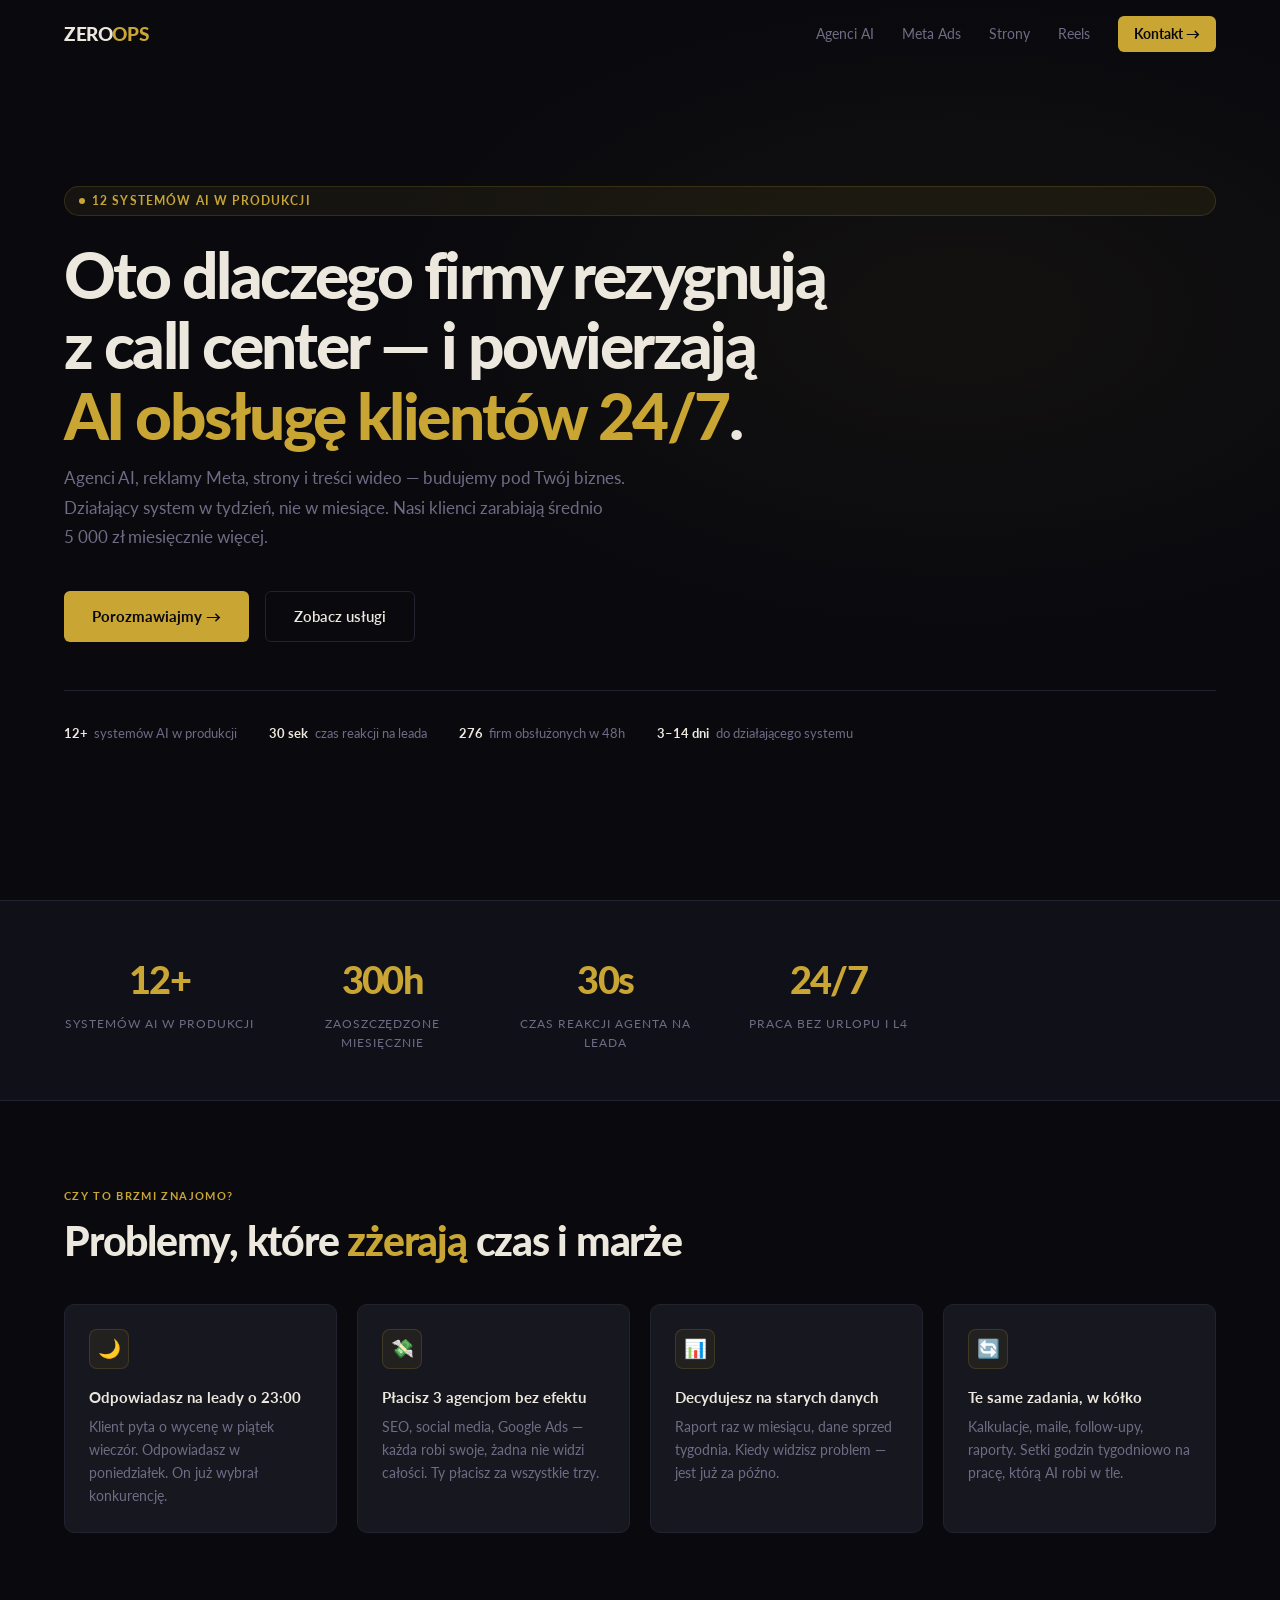
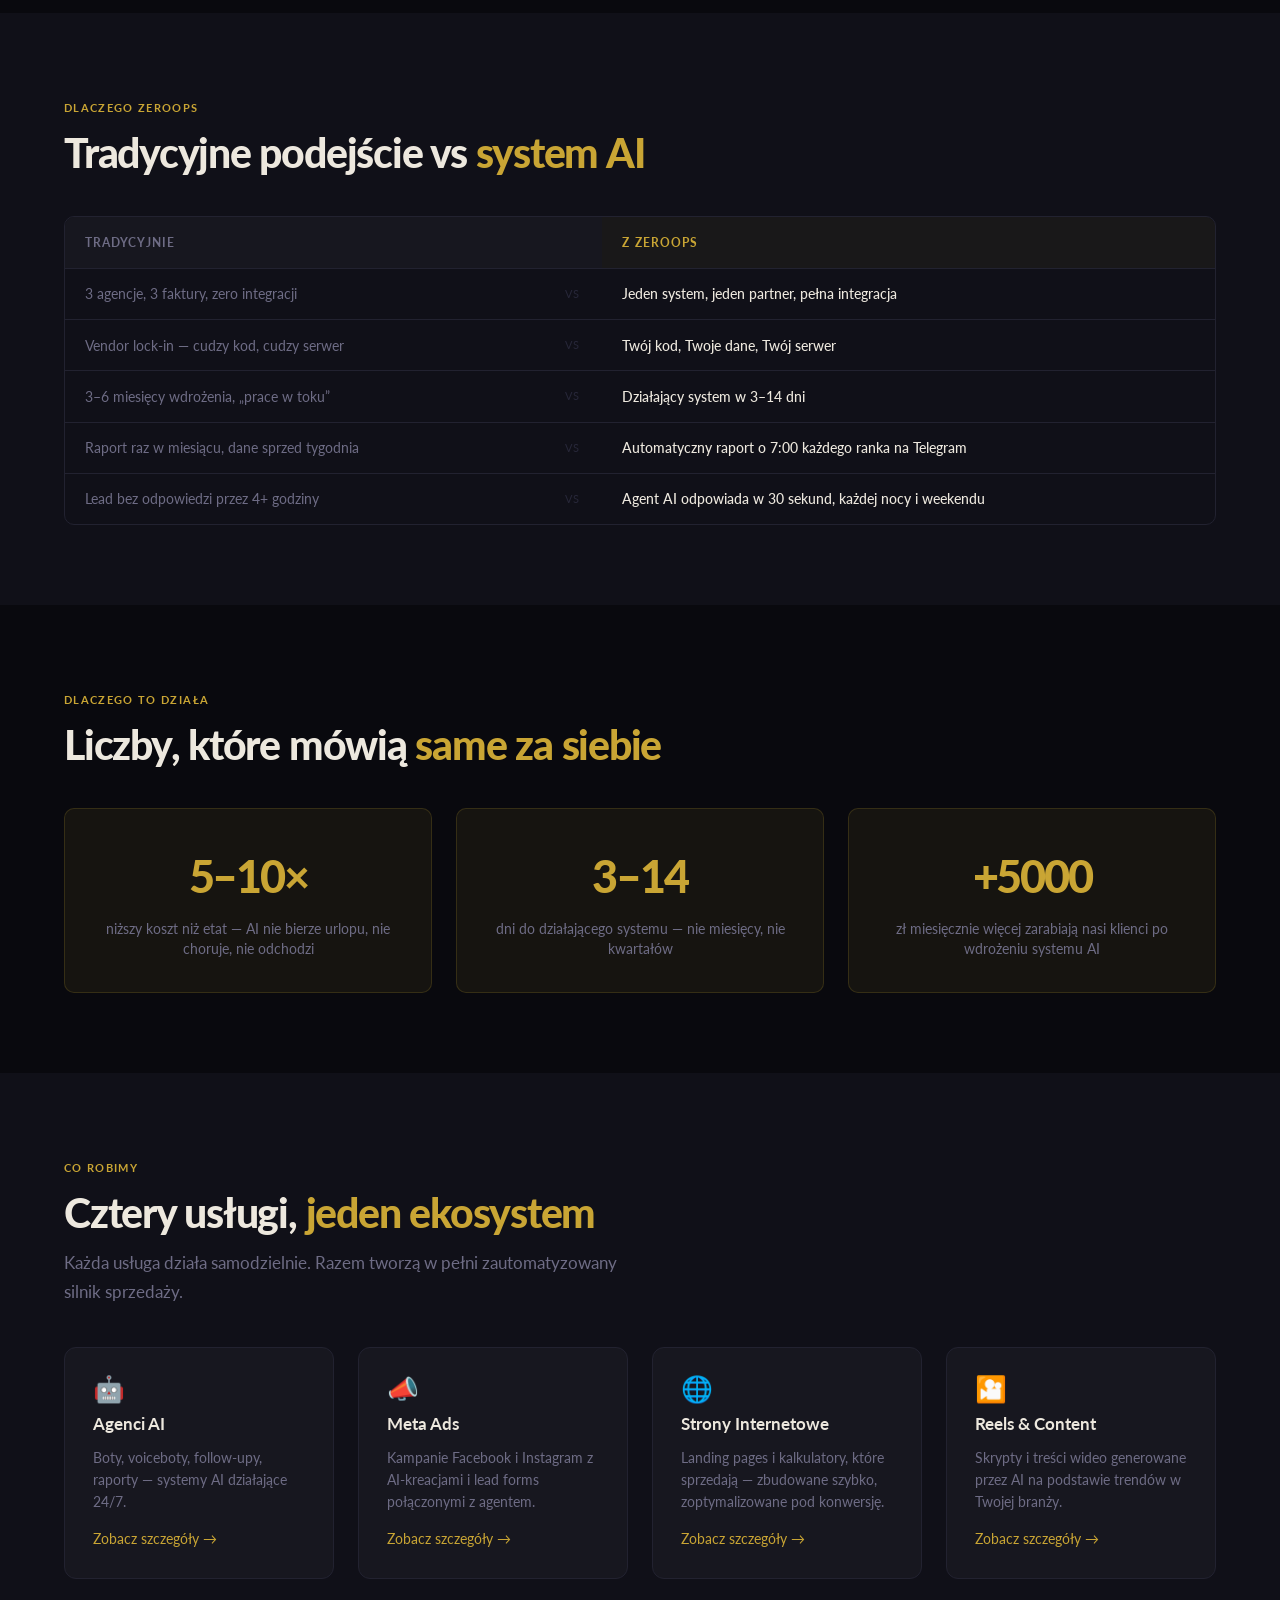
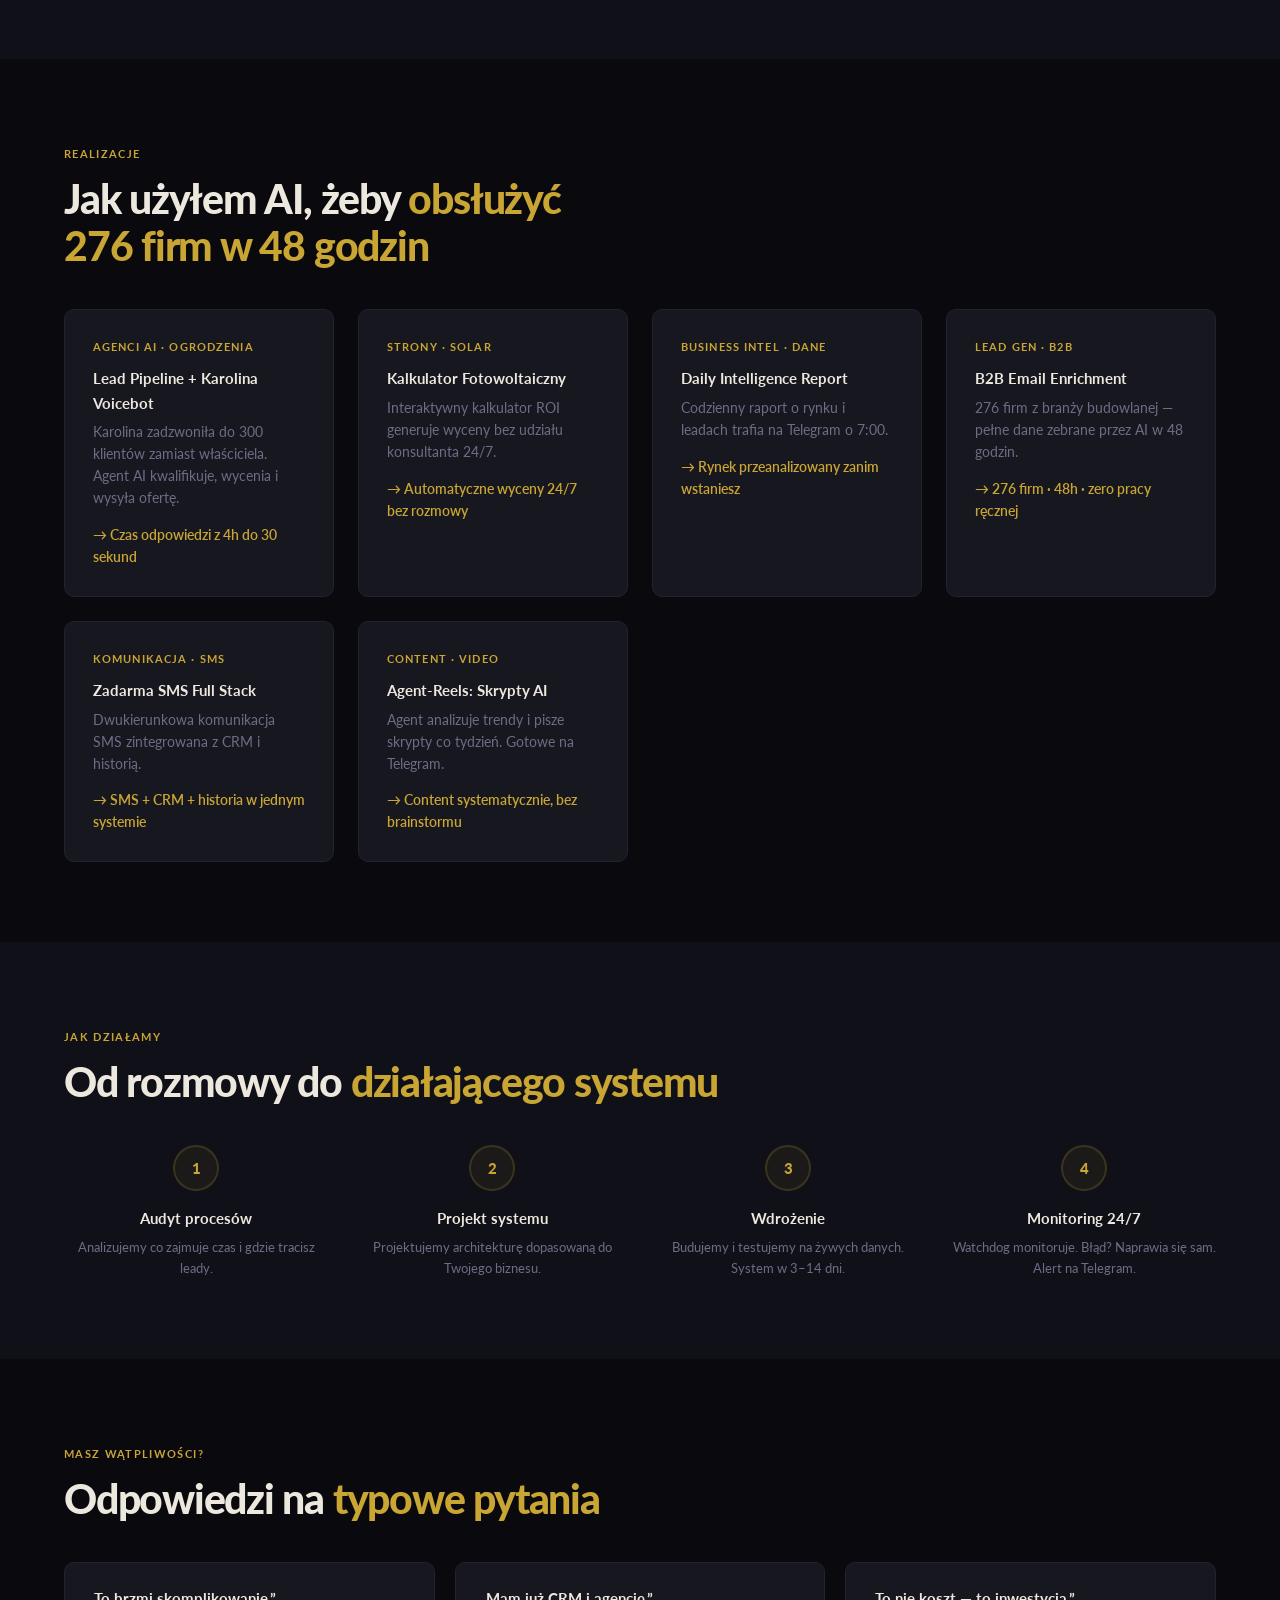
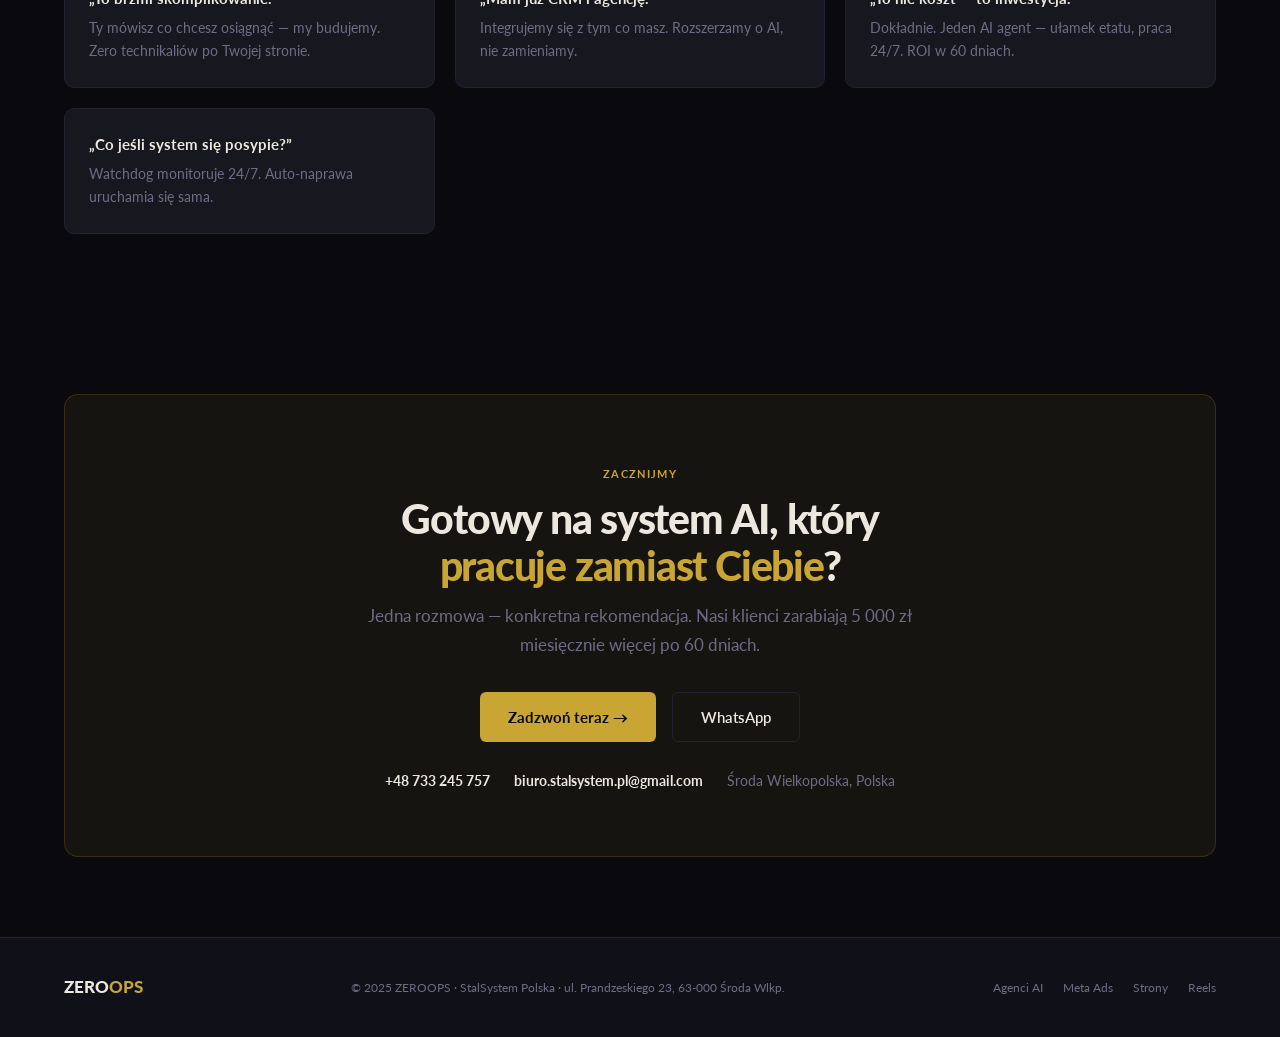
<file: index.html>
<!DOCTYPE html>
<html lang="pl">
<head>
<meta charset="UTF-8">
<meta name="viewport" content="width=device-width,initial-scale=1">
<title>ZEROOPS — Automatyzacja AI · Meta Ads · Strony · Reels dla MŚP</title>
<meta name="description" content="Agenci AI, reklamy Meta, strony i treści wideo dla małych i średnich firm. Działający system w 3–14 dni.">
<link rel="preconnect" href="https://fonts.googleapis.com">
<link rel="preconnect" href="https://fonts.gstatic.com" crossorigin>
<link href="https://fonts.googleapis.com/css2?family=Lato:ital,wght@0,400;0,700;0,900;1,400&display=swap" rel="stylesheet">
<link rel="stylesheet" href="./style.css">
</head>
<body>
<div id="sp"></div>
<nav id="nav">
  <a class="logo" href="./index.html">ZERO<span>OPS</span></a>
  <div class="nav-links">
    <a href="./agenci.html">Agenci AI</a>
    <a href="./targeting.html">Meta Ads</a>
    <a href="./strony.html">Strony</a>
    <a href="./reels.html">Reels</a>
    <a class="nav-cta" href="#kontakt">Kontakt →</a>
  </div>
</nav>
<section class="hero">
  <div class="badge"><span class="dot"></span>12 systemów AI w produkcji</div>
  <h1>Oto dlaczego firmy rezygnują z call center — i powierzają <em>AI obsługę klientów 24/7</em>.</h1>
  <p class="sub">Agenci AI, reklamy Meta, strony i treści wideo — budujemy pod Twój biznes. Działający system w tydzień, nie w miesiące. Nasi klienci zarabiają średnio 5 000 zł miesięcznie więcej.</p>
  <div class="hero-btns">
    <a class="btn-g" href="#kontakt">Porozmawiajmy →</a>
    <a class="btn-o" href="#uslugi">Zobacz usługi</a>
  </div>
  <div class="hero-trust">
    <div class="trust-item"><strong>12+</strong> systemów AI w produkcji</div>
    <div class="trust-item"><strong>30 sek</strong> czas reakcji na leada</div>
    <div class="trust-item"><strong>276</strong> firm obsłużonych w 48h</div>
    <div class="trust-item"><strong>3–14 dni</strong> do działającego systemu</div>
  </div>
</section>
<section class="stats">
  <div class="stats-grid">
    <div><span class="stat-n">12+</span><span class="stat-l">systemów AI w produkcji</span></div>
    <div><span class="stat-n">300h</span><span class="stat-l">zaoszczędzone miesięcznie</span></div>
    <div><span class="stat-n">30s</span><span class="stat-l">czas reakcji agenta na leada</span></div>
    <div><span class="stat-n">24/7</span><span class="stat-l">praca bez urlopu i L4</span></div>
  </div>
</section>
<section class="section" id="problem">
  <div class="label">Czy to brzmi znajomo?</div>
  <h2>Problemy, które <em>zżerają</em> czas i marże</h2>
  <div class="pain-grid">
    <div class="pcard rev"><div class="pico">🌙</div><h3>Odpowiadasz na leady o 23:00</h3><p>Klient pyta o wycenę w piątek wieczór. Odpowiadasz w poniedziałek. On już wybrał konkurencję.</p></div>
    <div class="pcard rev"><div class="pico">💸</div><h3>Płacisz 3 agencjom bez efektu</h3><p>SEO, social media, Google Ads — każda robi swoje, żadna nie widzi całości. Ty płacisz za wszystkie trzy.</p></div>
    <div class="pcard rev"><div class="pico">📊</div><h3>Decydujesz na starych danych</h3><p>Raport raz w miesiącu, dane sprzed tygodnia. Kiedy widzisz problem — jest już za późno.</p></div>
    <div class="pcard rev"><div class="pico">🔄</div><h3>Te same zadania, w kółko</h3><p>Kalkulacje, maile, follow-upy, raporty. Setki godzin tygodniowo na pracę, którą AI robi w tle.</p></div>
  </div>
</section>
<section class="section alt" id="porownanie">
  <div class="label">Dlaczego ZEROOPS</div>
  <h2>Tradycyjne podejście vs <em>system AI</em></h2>
  <div class="cmp-wrap rev">
    <table class="cmp">
      <thead><tr><th>Tradycyjnie</th><th class="vs"></th><th class="gth">Z ZEROOPS</th></tr></thead>
      <tbody>
        <tr><td class="old">3 agencje, 3 faktury, zero integracji</td><td class="vs">vs</td><td class="new">Jeden system, jeden partner, pełna integracja</td></tr>
        <tr><td class="old">Vendor lock-in — cudzy kod, cudzy serwer</td><td class="vs">vs</td><td class="new">Twój kod, Twoje dane, Twój serwer</td></tr>
        <tr><td class="old">3–6 miesięcy wdrożenia, „prace w toku”</td><td class="vs">vs</td><td class="new">Działający system w 3–14 dni</td></tr>
        <tr><td class="old">Raport raz w miesiącu, dane sprzed tygodnia</td><td class="vs">vs</td><td class="new">Automatyczny raport o 7:00 każdego ranka na Telegram</td></tr>
        <tr><td class="old">Lead bez odpowiedzi przez 4+ godziny</td><td class="vs">vs</td><td class="new">Agent AI odpowiada w 30 sekund, każdej nocy i weekendu</td></tr>
      </tbody>
    </table>
  </div>
</section>
<section class="section" id="dlaczego">
  <div class="label">Dlaczego to działa</div>
  <h2>Liczby, które mówią <em>same za siebie</em></h2>
  <div class="why-grid">
    <div class="wcard rev"><span class="wnum">5–10×</span><span class="wlbl">niższy koszt niż etat — AI nie bierze urlopu, nie choruje, nie odchodzi</span></div>
    <div class="wcard rev"><span class="wnum">3–14</span><span class="wlbl">dni do działającego systemu — nie miesięcy, nie kwartałów</span></div>
    <div class="wcard rev"><span class="wnum">+5000</span><span class="wlbl">zł miesięcznie więcej zarabiają nasi klienci po wdrożeniu systemu AI</span></div>
  </div>
</section>
<section class="section alt" id="uslugi">
  <div class="label">Co robimy</div>
  <h2>Cztery usługi, <em>jeden ekosystem</em></h2>
  <p class="sub">Każda usługa działa samodzielnie. Razem tworzą w pełni zautomatyzowany silnik sprzedaży.</p>
  <div class="srv-grid">
    <a class="scard rev" href="./agenci.html"><div class="sico">🤖</div><h3>Agenci AI</h3><p>Boty, voiceboty, follow-upy, raporty — systemy AI działające 24/7.</p><div class="sarr">Zobacz szczegóły →</div></a>
    <a class="scard rev" href="./targeting.html"><div class="sico">📣</div><h3>Meta Ads</h3><p>Kampanie Facebook i Instagram z AI-kreacjami i lead forms połączonymi z agentem.</p><div class="sarr">Zobacz szczegóły →</div></a>
    <a class="scard rev" href="./strony.html"><div class="sico">🌐</div><h3>Strony Internetowe</h3><p>Landing pages i kalkulatory, które sprzedają — zbudowane szybko, zoptymalizowane pod konwersję.</p><div class="sarr">Zobacz szczegóły →</div></a>
    <a class="scard rev" href="./reels.html"><div class="sico">🎦</div><h3>Reels &amp; Content</h3><p>Skrypty i treści wideo generowane przez AI na podstawie trendów w Twojej branży.</p><div class="sarr">Zobacz szczegóły →</div></a>
  </div>
</section>
<section class="section" id="realizacje">
  <div class="label">Realizacje</div>
  <h2>Jak użyłem AI, żeby <em>obsłużyć 276 firm w 48 godzin</em></h2>
  <div class="cases-grid">
    <div class="ccard rev"><span class="ctag">Agenci AI · Ogrodzenia</span><h3>Lead Pipeline + Karolina Voicebot</h3><p>Karolina zadzwoniła do 300 klientów zamiast właściciela. Agent AI kwalifikuje, wycenia i wysyła ofertę.</p><div class="cres">→ Czas odpowiedzi z 4h do 30 sekund</div></div>
    <div class="ccard rev"><span class="ctag">Strony · Solar</span><h3>Kalkulator Fotowoltaiczny</h3><p>Interaktywny kalkulator ROI generuje wyceny bez udziału konsultanta 24/7.</p><div class="cres">→ Automatyczne wyceny 24/7 bez rozmowy</div></div>
    <div class="ccard rev"><span class="ctag">Business Intel · Dane</span><h3>Daily Intelligence Report</h3><p>Codzienny raport o rynku i leadach trafia na Telegram o 7:00.</p><div class="cres">→ Rynek przeanalizowany zanim wstaniesz</div></div>
    <div class="ccard rev"><span class="ctag">Lead Gen · B2B</span><h3>B2B Email Enrichment</h3><p>276 firm z branży budowlanej — pełne dane zebrane przez AI w 48 godzin.</p><div class="cres">→ 276 firm · 48h · zero pracy ręcznej</div></div>
    <div class="ccard rev"><span class="ctag">Komunikacja · SMS</span><h3>Zadarma SMS Full Stack</h3><p>Dwukierunkowa komunikacja SMS zintegrowana z CRM i historią.</p><div class="cres">→ SMS + CRM + historia w jednym systemie</div></div>
    <div class="ccard rev"><span class="ctag">Content · Video</span><h3>Agent-Reels: Skrypty AI</h3><p>Agent analizuje trendy i pisze skrypty co tydzień. Gotowe na Telegram.</p><div class="cres">→ Content systematycznie, bez brainstormu</div></div>
  </div>
</section>
<section class="section alt" id="proces">
  <div class="label">Jak działamy</div>
  <h2>Od rozmowy do <em>działającego systemu</em></h2>
  <div class="proc">
    <div class="pstep rev"><div class="pnum">1</div><h3>Audyt procesów</h3><p>Analizujemy co zajmuje czas i gdzie tracisz leady.</p></div>
    <div class="pstep rev"><div class="pnum">2</div><h3>Projekt systemu</h3><p>Projektujemy architekturę dopasowaną do Twojego biznesu.</p></div>
    <div class="pstep rev"><div class="pnum">3</div><h3>Wdrożenie</h3><p>Budujemy i testujemy na żywych danych. System w 3–14 dni.</p></div>
    <div class="pstep rev"><div class="pnum">4</div><h3>Monitoring 24/7</h3><p>Watchdog monitoruje. Błąd? Naprawia się sam. Alert na Telegram.</p></div>
  </div>
</section>
<section class="section" id="pytania">
  <div class="label">Masz wątpliwości?</div>
  <h2>Odpowiedzi na <em>typowe pytania</em></h2>
  <div class="obj-grid">
    <div class="ocard rev"><div class="oq">„To brzmi skomplikowanie.”</div><div class="oa">Ty mówisz co chcesz osiągnąć — my budujemy. Zero technikaliów po Twojej stronie.</div></div>
    <div class="ocard rev"><div class="oq">„Mam już CRM i agencję.”</div><div class="oa">Integrujemy się z tym co masz. Rozszerzamy o AI, nie zamieniamy.</div></div>
    <div class="ocard rev"><div class="oq">„To nie koszt — to inwestycja.”</div><div class="oa">Dokładnie. Jeden AI agent — ułamek etatu, praca 24/7. ROI w 60 dniach.</div></div>
    <div class="ocard rev"><div class="oq">„Co jeśli system się posypie?”</div><div class="oa">Watchdog monitoruje 24/7. Auto-naprawa uruchamia się sama.</div></div>
  </div>
</section>
<div class="cta-fin rev" id="kontakt">
  <div class="label">Zacznijmy</div>
  <h2>Gotowy na system AI, który <em>pracuje zamiast Ciebie</em>?</h2>
  <p class="sub">Jedna rozmowa — konkretna rekomendacja. Nasi klienci zarabiają 5 000 zł miesięcznie więcej po 60 dniach.</p>
  <div class="cta-btns">
    <a class="btn-g" href="tel:+48733245757">Zadzwoń teraz →</a>
    <a class="btn-o" href="https://wa.me/48733245757">WhatsApp</a>
  </div>
  <div class="cinfo">
    <a href="tel:+48733245757"><strong>+48 733 245 757</strong></a>
    <a href="mailto:biuro.stalsystem.pl@gmail.com"><strong>biuro.stalsystem.pl@gmail.com</strong></a>
    <span>Środa Wielkopolska, Polska</span>
  </div>
</div>
<footer>
  <div class="flogo">ZERO<span>OPS</span></div>
  <p class="fcopy">&copy; 2025 ZEROOPS · StalSystem Polska · ul. Prandzeskiego 23, 63-000 Środa Wlkp.</p>
  <div class="flinks">
    <a href="./agenci.html">Agenci AI</a>
    <a href="./targeting.html">Meta Ads</a>
    <a href="./strony.html">Strony</a>
    <a href="./reels.html">Reels</a>
  </div>
</footer>
<script>
const sp=document.getElementById('sp');
window.addEventListener('scroll',()=>{
  sp.style.width=Math.min(window.scrollY/(document.body.scrollHeight-window.innerHeight)*100,100)+'%';
  document.getElementById('nav').classList.toggle('shadow',window.scrollY>20);
},{passive:true});
const ro=new IntersectionObserver(es=>es.forEach(e=>{if(e.isIntersecting){e.target.classList.add('on');ro.unobserve(e.target)}}),{threshold:.1,rootMargin:'0px 0px -36px 0px'});
document.querySelectorAll('.rev').forEach(el=>ro.observe(el));
</script>
</body>
</html>
</file>
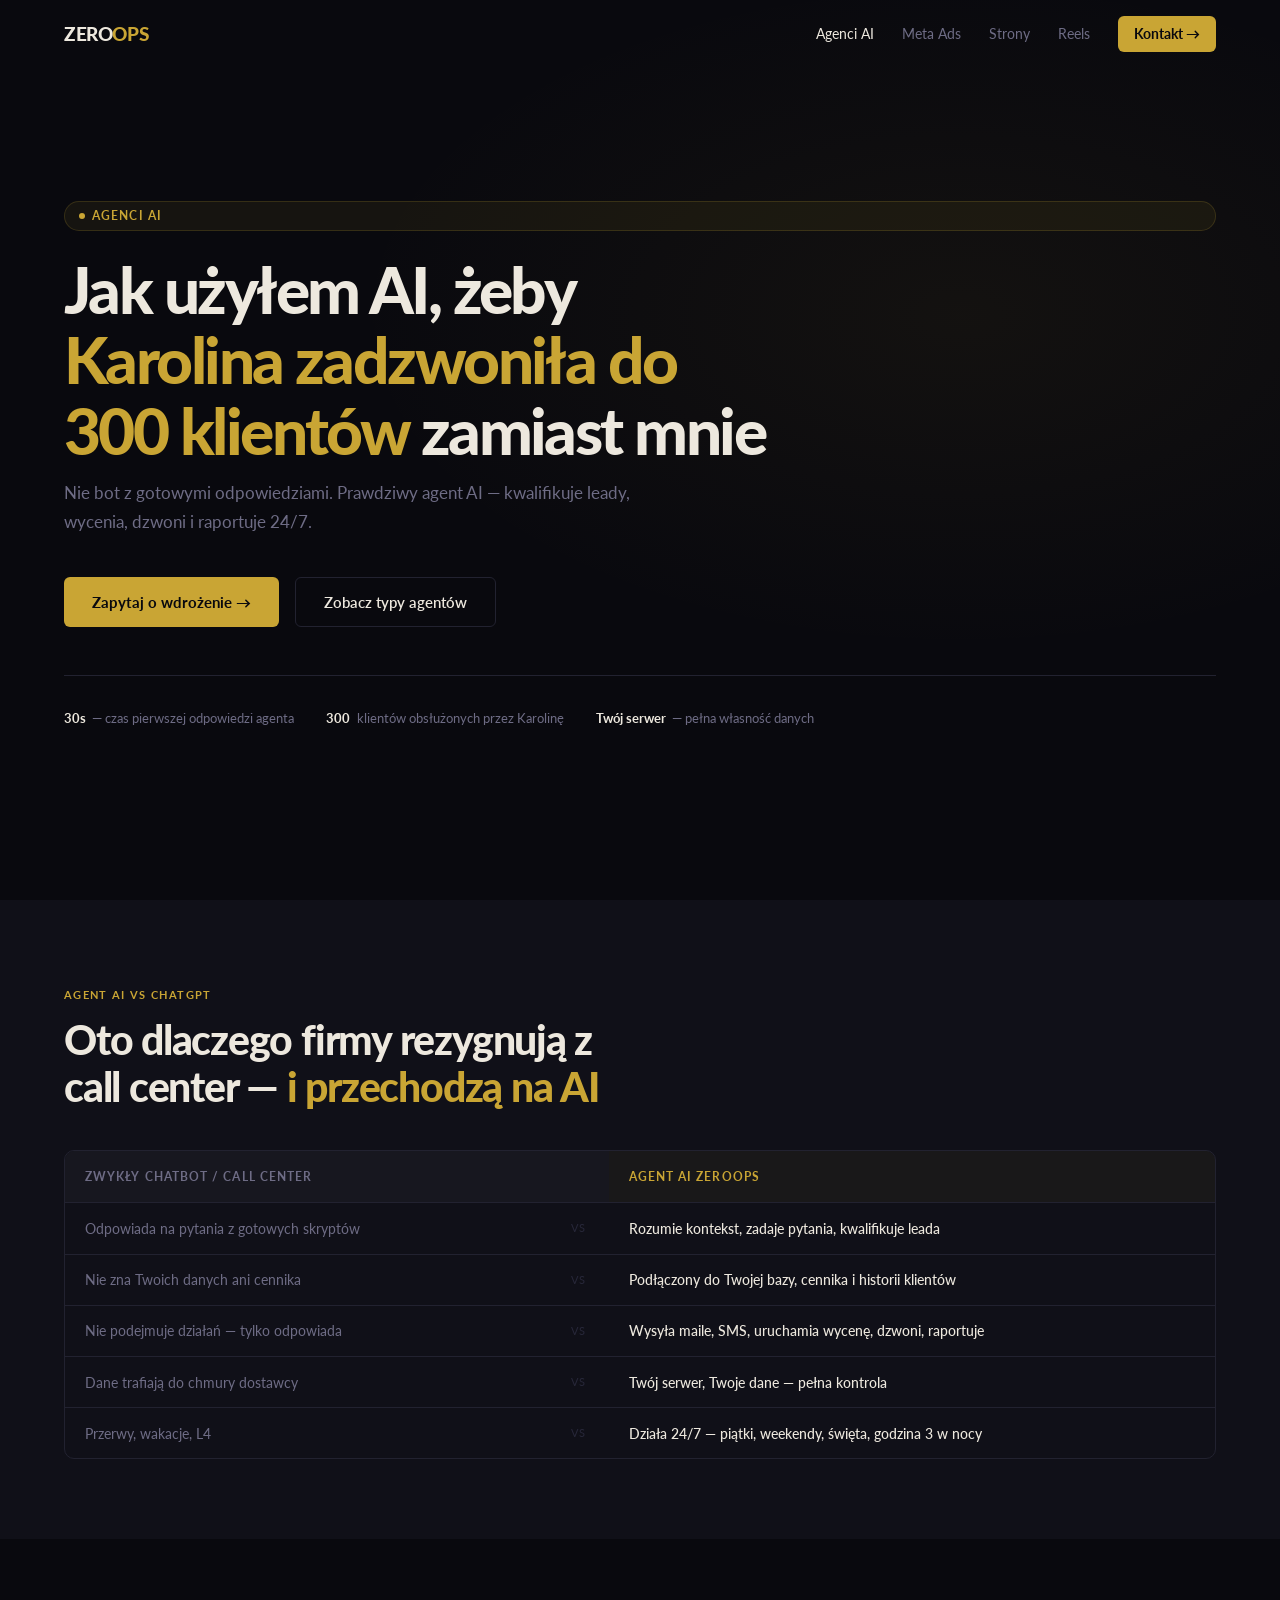
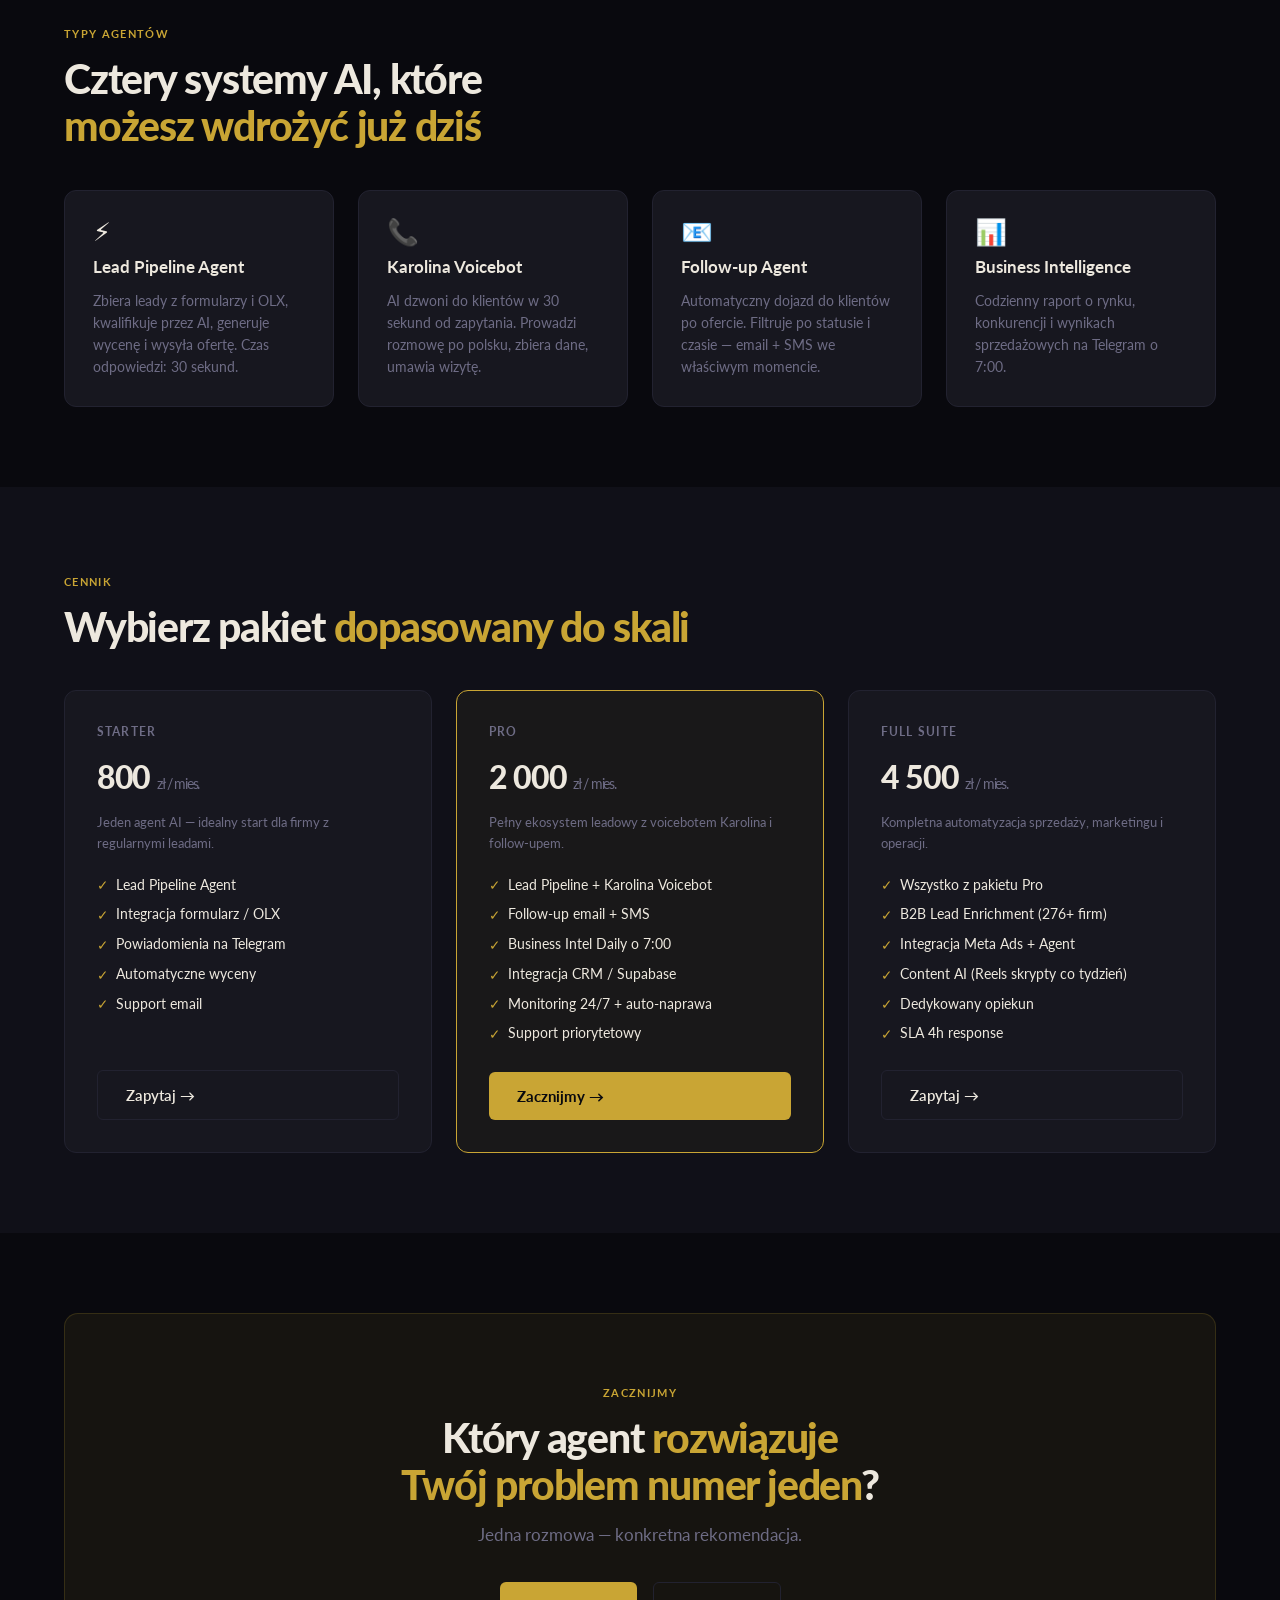
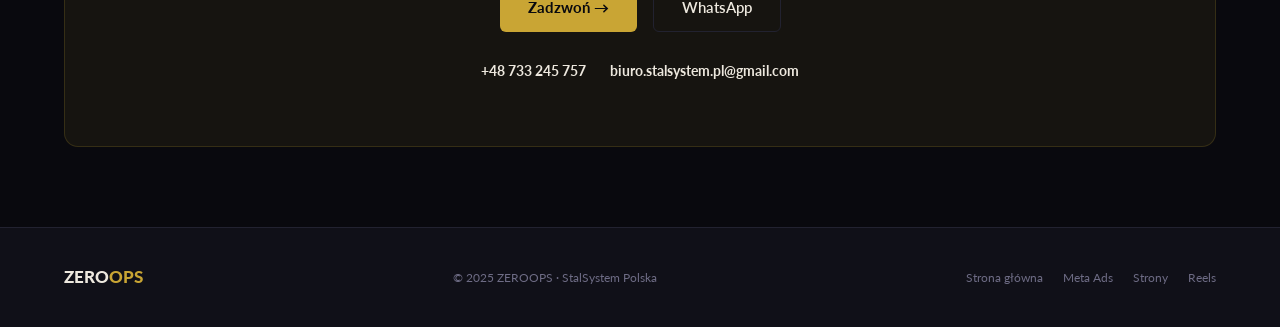
<file: agenci.html>
<!DOCTYPE html>
<html lang="pl">
<head>
<meta charset="UTF-8">
<meta name="viewport" content="width=device-width,initial-scale=1">
<title>Agenci AI — ZEROOPS</title>
<meta name="description" content="Agenci AI i voiceboty działające 24/7. Karolina odpowiada w 30 sekund, kwalifikuje leady i wysyła oferty automatycznie.">
<link rel="preconnect" href="https://fonts.googleapis.com">
<link rel="preconnect" href="https://fonts.gstatic.com" crossorigin>
<link href="https://fonts.googleapis.com/css2?family=Lato:ital,wght@0,400;0,700;0,900;1,400&display=swap" rel="stylesheet">
<link rel="stylesheet" href="./style.css">
</head>
<body>
<div id="sp"></div>
<nav id="nav">
  <a class="logo" href="./index.html">ZERO<span>OPS</span></a>
  <div class="nav-links">
    <a href="./agenci.html" class="active">Agenci AI</a>
    <a href="./targeting.html">Meta Ads</a>
    <a href="./strony.html">Strony</a>
    <a href="./reels.html">Reels</a>
    <a class="nav-cta" href="#kontakt">Kontakt →</a>
  </div>
</nav>
<section class="hero">
  <div class="badge"><span class="dot"></span>Agenci AI</div>
  <h1>Jak użyłem AI, żeby <em>Karolina zadzwoniła do 300 klientów</em> zamiast mnie</h1>
  <p class="sub">Nie bot z gotowymi odpowiedziami. Prawdziwy agent AI — kwalifikuje leady, wycenia, dzwoni i raportuje 24/7.</p>
  <div class="hero-btns">
    <a class="btn-g" href="#kontakt">Zapytaj o wdrożenie →</a>
    <a class="btn-o" href="#typy">Zobacz typy agentów</a>
  </div>
  <div class="hero-trust">
    <div class="trust-item"><strong>30s</strong> — czas pierwszej odpowiedzi agenta</div>
    <div class="trust-item"><strong>300</strong> klientów obsłużonych przez Karolinę</div>
    <div class="trust-item"><strong>Twój serwer</strong> — pełna własność danych</div>
  </div>
</section>
<section class="section alt">
  <div class="label">Agent AI vs ChatGPT</div>
  <h2>Oto dlaczego firmy rezygnują z call center — <em>i przechodzą na AI</em></h2>
  <div class="cmp-wrap rev">
    <table class="cmp">
      <thead><tr><th>Zwykły chatbot / call center</th><th class="vs"></th><th class="gth">Agent AI ZEROOPS</th></tr></thead>
      <tbody>
        <tr><td class="old">Odpowiada na pytania z gotowych skryptów</td><td class="vs">vs</td><td class="new">Rozumie kontekst, zadaje pytania, kwalifikuje leada</td></tr>
        <tr><td class="old">Nie zna Twoich danych ani cennika</td><td class="vs">vs</td><td class="new">Podłączony do Twojej bazy, cennika i historii klientów</td></tr>
        <tr><td class="old">Nie podejmuje działań — tylko odpowiada</td><td class="vs">vs</td><td class="new">Wysyła maile, SMS, uruchamia wycenę, dzwoni, raportuje</td></tr>
        <tr><td class="old">Dane trafiają do chmury dostawcy</td><td class="vs">vs</td><td class="new">Twój serwer, Twoje dane — pełna kontrola</td></tr>
        <tr><td class="old">Przerwy, wakacje, L4</td><td class="vs">vs</td><td class="new">Działa 24/7 — piątki, weekendy, święta, godzina 3 w nocy</td></tr>
      </tbody>
    </table>
  </div>
</section>
<section class="section" id="typy">
  <div class="label">Typy agentów</div>
  <h2>Cztery systemy AI, które <em>możesz wdrożyć już dziś</em></h2>
  <div class="srv-grid">
    <div class="scard rev" style="cursor:default"><div class="sico">⚡</div><h3>Lead Pipeline Agent</h3><p>Zbiera leady z formularzy i OLX, kwalifikuje przez AI, generuje wycenę i wysyła ofertę. Czas odpowiedzi: 30 sekund.</p></div>
    <div class="scard rev" style="cursor:default"><div class="sico">📞</div><h3>Karolina Voicebot</h3><p>AI dzwoni do klientów w 30 sekund od zapytania. Prowadzi rozmowę po polsku, zbiera dane, umawia wizytę.</p></div>
    <div class="scard rev" style="cursor:default"><div class="sico">📧</div><h3>Follow-up Agent</h3><p>Automatyczny dojazd do klientów po ofercie. Filtruje po statusie i czasie — email + SMS we właściwym momencie.</p></div>
    <div class="scard rev" style="cursor:default"><div class="sico">📊</div><h3>Business Intelligence</h3><p>Codzienny raport o rynku, konkurencji i wynikach sprzedażowych na Telegram o 7:00.</p></div>
  </div>
</section>
<section class="section alt" id="wycena">
  <div class="label">Cennik</div>
  <h2>Wybierz pakiet <em>dopasowany do skali</em></h2>
  <div class="price-grid">
    <div class="prcard rev"><span class="prname">Starter</span><div class="pramt">800 <span class="mo">zł / mies.</span></div><p class="prdesc">Jeden agent AI — idealny start dla firmy z regularnymi leadami.</p><ul class="prlist"><li>Lead Pipeline Agent</li><li>Integracja formularz / OLX</li><li>Powiadomienia na Telegram</li><li>Automatyczne wyceny</li><li>Support email</li></ul><a class="btn-o" href="#kontakt">Zapytaj →</a></div>
    <div class="prcard feat rev"><span class="prname">Pro</span><div class="pramt">2 000 <span class="mo">zł / mies.</span></div><p class="prdesc">Pełny ekosystem leadowy z voicebotem Karolina i follow-upem.</p><ul class="prlist"><li>Lead Pipeline + Karolina Voicebot</li><li>Follow-up email + SMS</li><li>Business Intel Daily o 7:00</li><li>Integracja CRM / Supabase</li><li>Monitoring 24/7 + auto-naprawa</li><li>Support priorytetowy</li></ul><a class="btn-g" href="#kontakt">Zacznijmy →</a></div>
    <div class="prcard rev"><span class="prname">Full Suite</span><div class="pramt">4 500 <span class="mo">zł / mies.</span></div><p class="prdesc">Kompletna automatyzacja sprzedaży, marketingu i operacji.</p><ul class="prlist"><li>Wszystko z pakietu Pro</li><li>B2B Lead Enrichment (276+ firm)</li><li>Integracja Meta Ads + Agent</li><li>Content AI (Reels skrypty co tydzień)</li><li>Dedykowany opiekun</li><li>SLA 4h response</li></ul><a class="btn-o" href="#kontakt">Zapytaj →</a></div>
  </div>
</section>
<div class="cta-fin rev" id="kontakt">
  <div class="label">Zacznijmy</div>
  <h2>Który agent <em>rozwiązuje Twój problem numer jeden</em>?</h2>
  <p class="sub">Jedna rozmowa — konkretna rekomendacja.</p>
  <div class="cta-btns"><a class="btn-g" href="tel:+48733245757">Zadzwoń →</a><a class="btn-o" href="https://wa.me/48733245757">WhatsApp</a></div>
  <div class="cinfo"><a href="tel:+48733245757"><strong>+48 733 245 757</strong></a><a href="mailto:biuro.stalsystem.pl@gmail.com"><strong>biuro.stalsystem.pl@gmail.com</strong></a></div>
</div>
<footer><div class="flogo">ZERO<span>OPS</span></div><p class="fcopy">&copy; 2025 ZEROOPS · StalSystem Polska</p><div class="flinks"><a href="./index.html">Strona główna</a><a href="./targeting.html">Meta Ads</a><a href="./strony.html">Strony</a><a href="./reels.html">Reels</a></div></footer>
<script>
const sp=document.getElementById('sp');
window.addEventListener('scroll',()=>{
  sp.style.width=Math.min(window.scrollY/(document.body.scrollHeight-window.innerHeight)*100,100)+'%';
  document.getElementById('nav').classList.toggle('shadow',window.scrollY>20);
},{passive:true});
const ro=new IntersectionObserver(es=>es.forEach(e=>{if(e.isIntersecting){e.target.classList.add('on');ro.unobserve(e.target)}}),{threshold:.1,rootMargin:'0px 0px -36px 0px'});
document.querySelectorAll('.rev').forEach(el=>ro.observe(el));
</script>
</body>
</html>
</file>
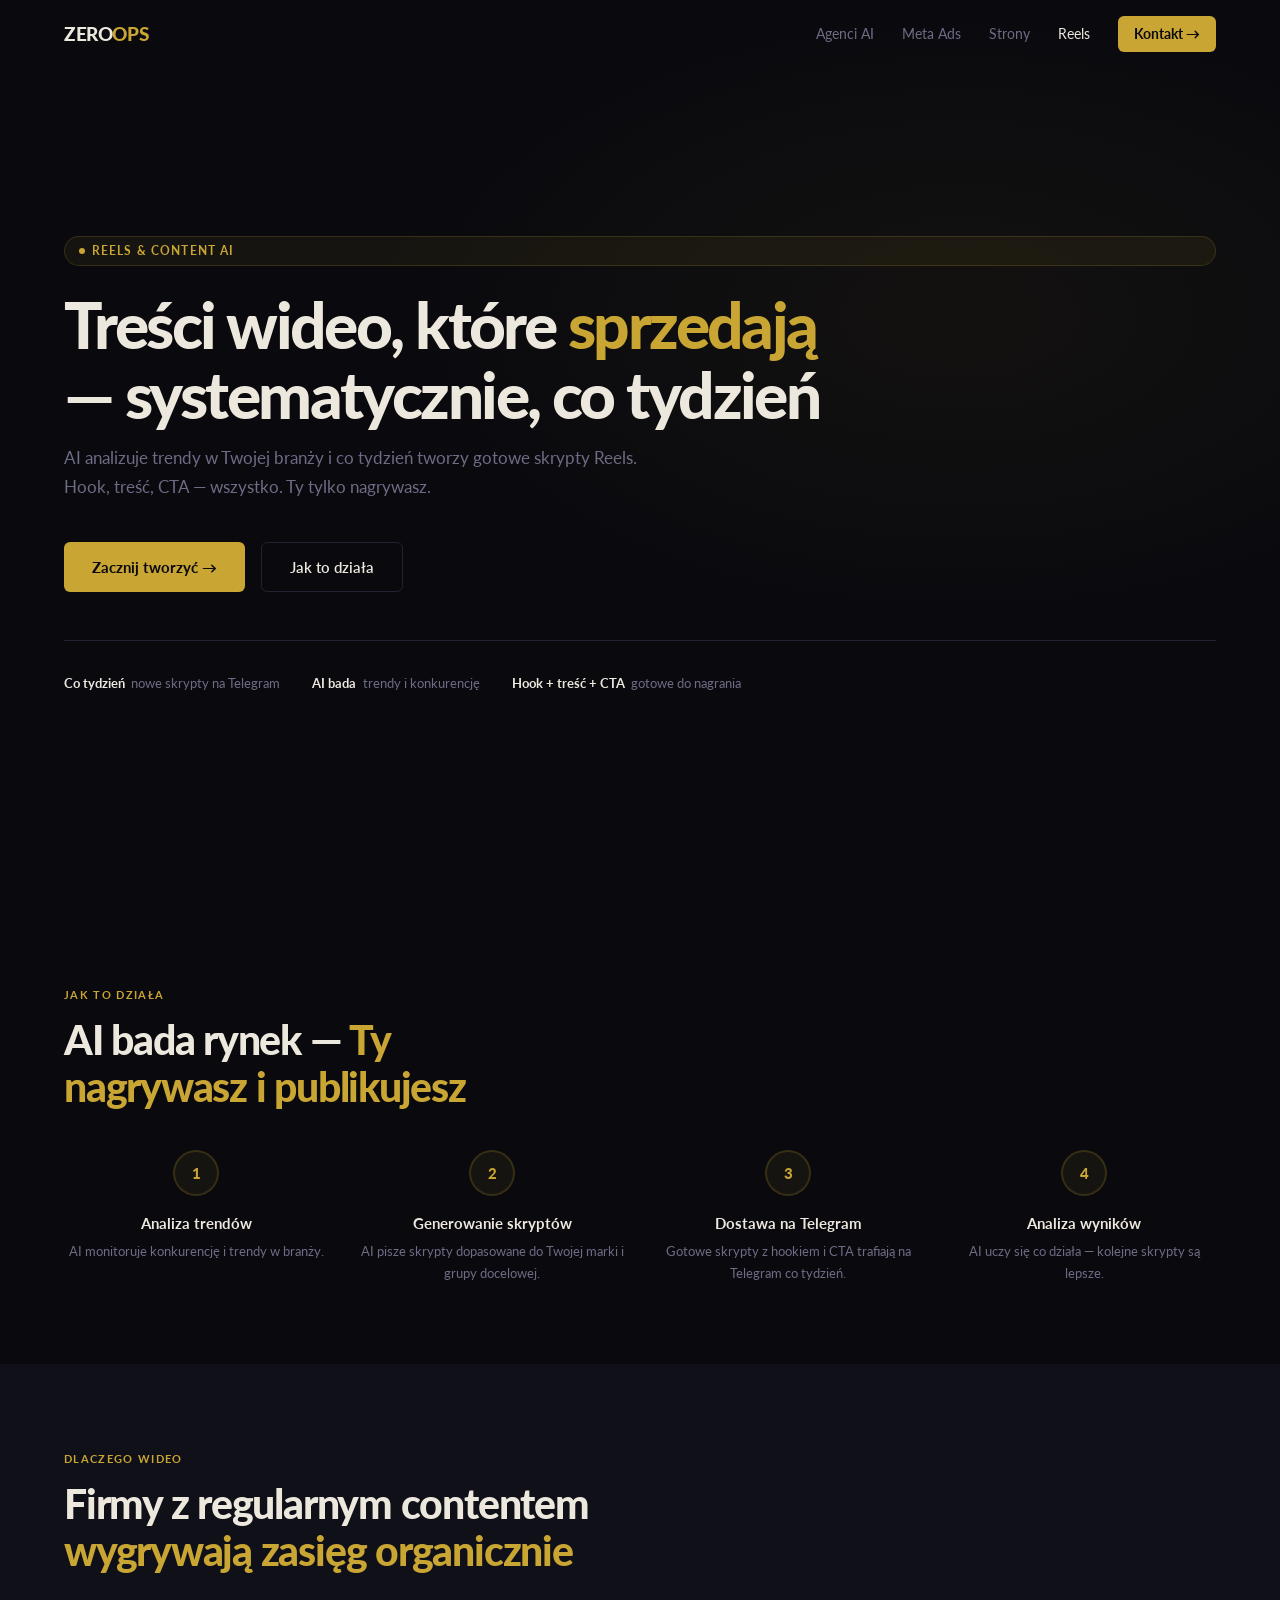
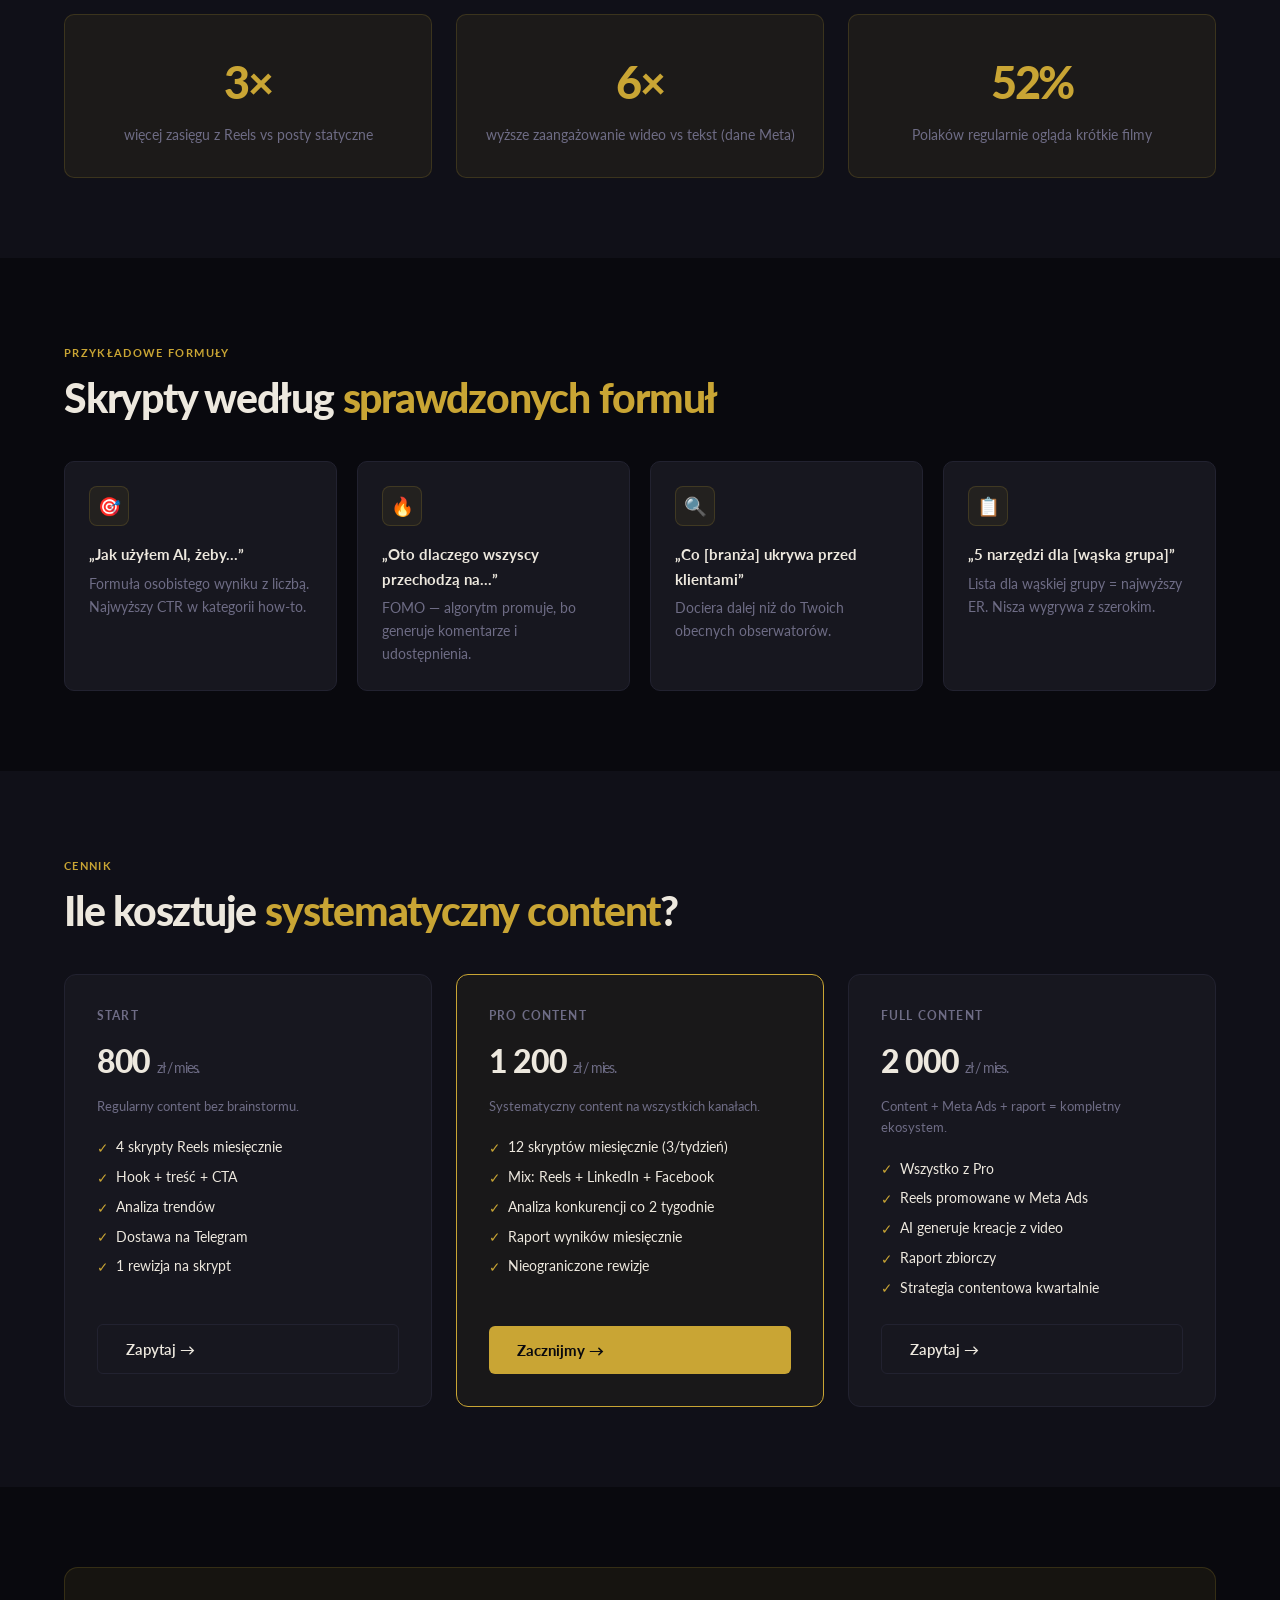
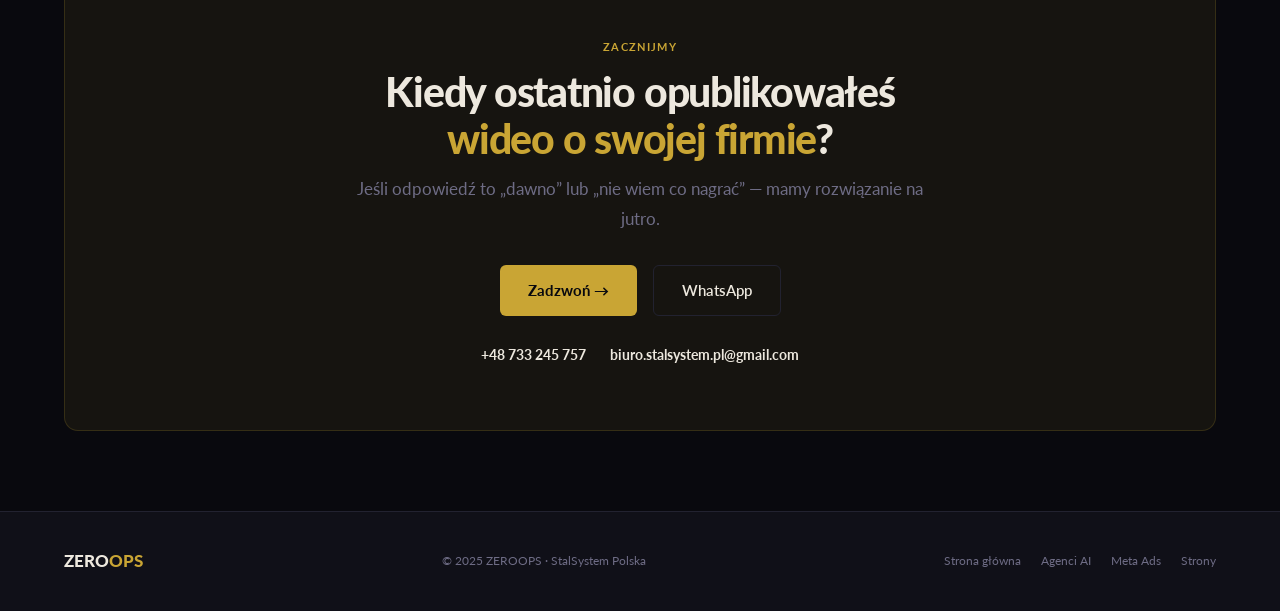
<file: reels.html>
<!DOCTYPE html>
<html lang="pl">
<head>
<meta charset="UTF-8">
<meta name="viewport" content="width=device-width,initial-scale=1">
<title>Reels &amp; Content AI — ZEROOPS</title>
<meta name="description" content="Skrypty Reels pisane przez AI na podstawie trendów w Twojej branży. Co tydzień na Telegram, gotowe do nagrania.">
<link rel="preconnect" href="https://fonts.googleapis.com">
<link rel="preconnect" href="https://fonts.gstatic.com" crossorigin>
<link href="https://fonts.googleapis.com/css2?family=Lato:ital,wght@0,400;0,700;0,900;1,400&display=swap" rel="stylesheet">
<link rel="stylesheet" href="./style.css">
</head>
<body>
<div id="sp"></div>
<nav id="nav">
  <a class="logo" href="./index.html">ZERO<span>OPS</span></a>
  <div class="nav-links">
    <a href="./agenci.html">Agenci AI</a>
    <a href="./targeting.html">Meta Ads</a>
    <a href="./strony.html">Strony</a>
    <a href="./reels.html" class="active">Reels</a>
    <a class="nav-cta" href="#kontakt">Kontakt →</a>
  </div>
</nav>
<section class="hero">
  <div class="badge"><span class="dot"></span>Reels &amp; Content AI</div>
  <h1>Treści wideo, które <em>sprzedają</em> — systematycznie, co tydzień</h1>
  <p class="sub">AI analizuje trendy w Twojej branży i co tydzień tworzy gotowe skrypty Reels. Hook, treść, CTA — wszystko. Ty tylko nagrywasz.</p>
  <div class="hero-btns"><a class="btn-g" href="#kontakt">Zacznij tworzyć →</a><a class="btn-o" href="#jak">Jak to działa</a></div>
  <div class="hero-trust">
    <div class="trust-item"><strong>Co tydzień</strong> nowe skrypty na Telegram</div>
    <div class="trust-item"><strong>AI bada</strong> trendy i konkurencję</div>
    <div class="trust-item"><strong>Hook + treść + CTA</strong> gotowe do nagrania</div>
  </div>
</section>
<section class="section" id="jak">
  <div class="label">Jak to działa</div>
  <h2>AI bada rynek — <em>Ty nagrywasz i publikujesz</em></h2>
  <div class="proc">
    <div class="pstep rev"><div class="pnum">1</div><h3>Analiza trendów</h3><p>AI monitoruje konkurencję i trendy w branży.</p></div>
    <div class="pstep rev"><div class="pnum">2</div><h3>Generowanie skryptów</h3><p>AI pisze skrypty dopasowane do Twojej marki i grupy docelowej.</p></div>
    <div class="pstep rev"><div class="pnum">3</div><h3>Dostawa na Telegram</h3><p>Gotowe skrypty z hookiem i CTA trafiają na Telegram co tydzień.</p></div>
    <div class="pstep rev"><div class="pnum">4</div><h3>Analiza wyników</h3><p>AI uczy się co działa — kolejne skrypty są lepsze.</p></div>
  </div>
</section>
<section class="section alt">
  <div class="label">Dlaczego wideo</div>
  <h2>Firmy z regularnym contentem <em>wygrywają zasięg organicznie</em></h2>
  <div class="why-grid">
    <div class="wcard rev"><span class="wnum">3×</span><span class="wlbl">więcej zasięgu z Reels vs posty statyczne</span></div>
    <div class="wcard rev"><span class="wnum">6×</span><span class="wlbl">wyższe zaangażowanie wideo vs tekst (dane Meta)</span></div>
    <div class="wcard rev"><span class="wnum">52%</span><span class="wlbl">Polaków regularnie ogląda krótkie filmy</span></div>
  </div>
</section>
<section class="section">
  <div class="label">Przykładowe formuły</div>
  <h2>Skrypty według <em>sprawdzonych formuł</em></h2>
  <div class="pain-grid">
    <div class="pcard rev"><div class="pico">🎯</div><h3>„Jak użyłem AI, żeby…”</h3><p>Formuła osobistego wyniku z liczbą. Najwyższy CTR w kategorii how-to.</p></div>
    <div class="pcard rev"><div class="pico">🔥</div><h3>„Oto dlaczego wszyscy przechodzą na…”</h3><p>FOMO — algorytm promuje, bo generuje komentarze i udostępnienia.</p></div>
    <div class="pcard rev"><div class="pico">🔍</div><h3>„Co [branża] ukrywa przed klientami”</h3><p>Dociera dalej niż do Twoich obecnych obserwatorów.</p></div>
    <div class="pcard rev"><div class="pico">📋</div><h3>„5 narzędzi dla [wąska grupa]”</h3><p>Lista dla wąskiej grupy = najwyższy ER. Nisza wygrywa z szerokim.</p></div>
  </div>
</section>
<section class="section alt" id="wycena">
  <div class="label">Cennik</div>
  <h2>Ile kosztuje <em>systematyczny content</em>?</h2>
  <div class="price-grid">
    <div class="prcard rev"><span class="prname">Start</span><div class="pramt">800 <span class="mo">zł / mies.</span></div><p class="prdesc">Regularny content bez brainstormu.</p><ul class="prlist"><li>4 skrypty Reels miesięcznie</li><li>Hook + treść + CTA</li><li>Analiza trendów</li><li>Dostawa na Telegram</li><li>1 rewizja na skrypt</li></ul><a class="btn-o" href="#kontakt">Zapytaj →</a></div>
    <div class="prcard feat rev"><span class="prname">Pro Content</span><div class="pramt">1 200 <span class="mo">zł / mies.</span></div><p class="prdesc">Systematyczny content na wszystkich kanałach.</p><ul class="prlist"><li>12 skryptów miesięcznie (3/tydzień)</li><li>Mix: Reels + LinkedIn + Facebook</li><li>Analiza konkurencji co 2 tygodnie</li><li>Raport wyników miesięcznie</li><li>Nieograniczone rewizje</li></ul><a class="btn-g" href="#kontakt">Zacznijmy →</a></div>
    <div class="prcard rev"><span class="prname">Full Content</span><div class="pramt">2 000 <span class="mo">zł / mies.</span></div><p class="prdesc">Content + Meta Ads + raport = kompletny ekosystem.</p><ul class="prlist"><li>Wszystko z Pro</li><li>Reels promowane w Meta Ads</li><li>AI generuje kreacje z video</li><li>Raport zbiorczy</li><li>Strategia contentowa kwartalnie</li></ul><a class="btn-o" href="#kontakt">Zapytaj →</a></div>
  </div>
</section>
<div class="cta-fin rev" id="kontakt">
  <div class="label">Zacznijmy</div>
  <h2>Kiedy ostatnio opublikowałeś <em>wideo o swojej firmie</em>?</h2>
  <p class="sub">Jeśli odpowiedź to „dawno” lub „nie wiem co nagrać” — mamy rozwiązanie na jutro.</p>
  <div class="cta-btns"><a class="btn-g" href="tel:+48733245757">Zadzwoń →</a><a class="btn-o" href="https://wa.me/48733245757">WhatsApp</a></div>
  <div class="cinfo"><a href="tel:+48733245757"><strong>+48 733 245 757</strong></a><a href="mailto:biuro.stalsystem.pl@gmail.com"><strong>biuro.stalsystem.pl@gmail.com</strong></a></div>
</div>
<footer><div class="flogo">ZERO<span>OPS</span></div><p class="fcopy">&copy; 2025 ZEROOPS · StalSystem Polska</p><div class="flinks"><a href="./index.html">Strona główna</a><a href="./agenci.html">Agenci AI</a><a href="./targeting.html">Meta Ads</a><a href="./strony.html">Strony</a></div></footer>
<script>
const sp=document.getElementById('sp');
window.addEventListener('scroll',()=>{
  sp.style.width=Math.min(window.scrollY/(document.body.scrollHeight-window.innerHeight)*100,100)+'%';
  document.getElementById('nav').classList.toggle('shadow',window.scrollY>20);
},{passive:true});
const ro=new IntersectionObserver(es=>es.forEach(e=>{if(e.isIntersecting){e.target.classList.add('on');ro.unobserve(e.target)}}),{threshold:.1,rootMargin:'0px 0px -36px 0px'});
document.querySelectorAll('.rev').forEach(el=>ro.observe(el));
</script>
</body>
</html>
</file>
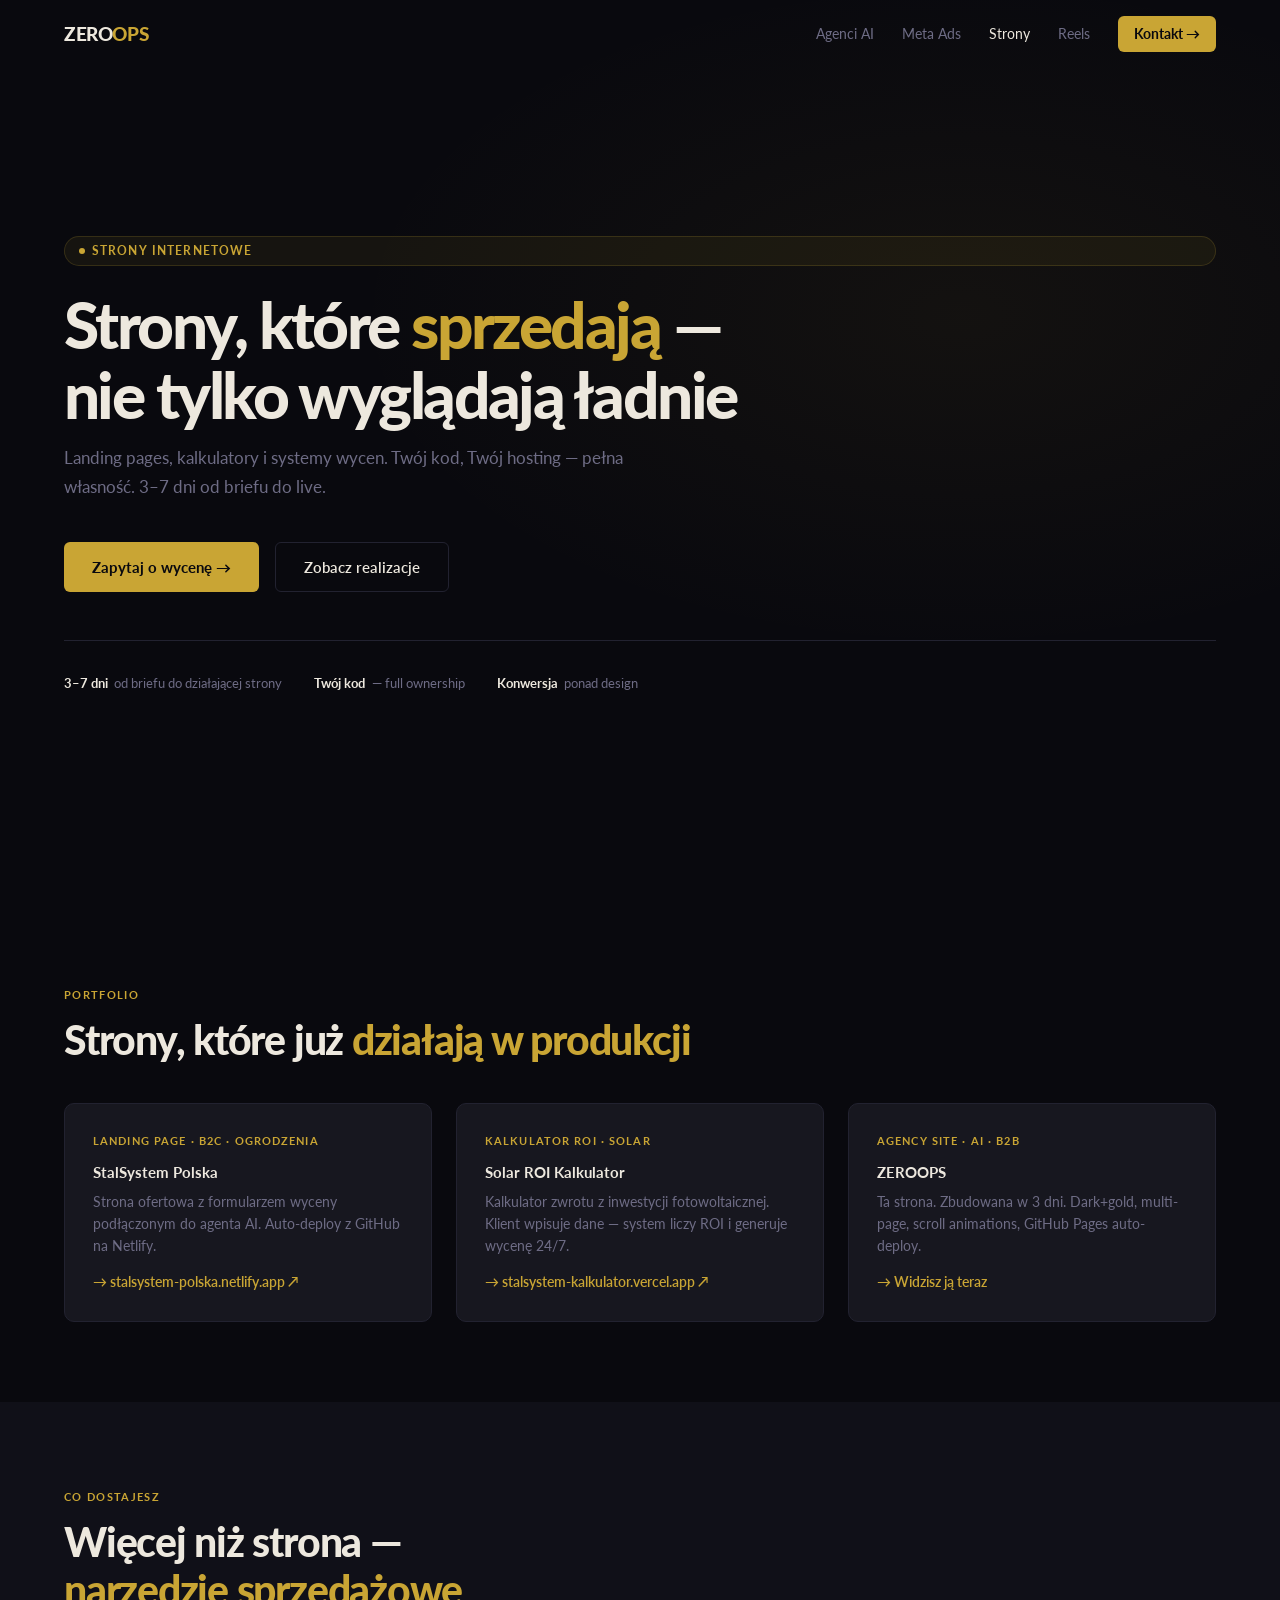
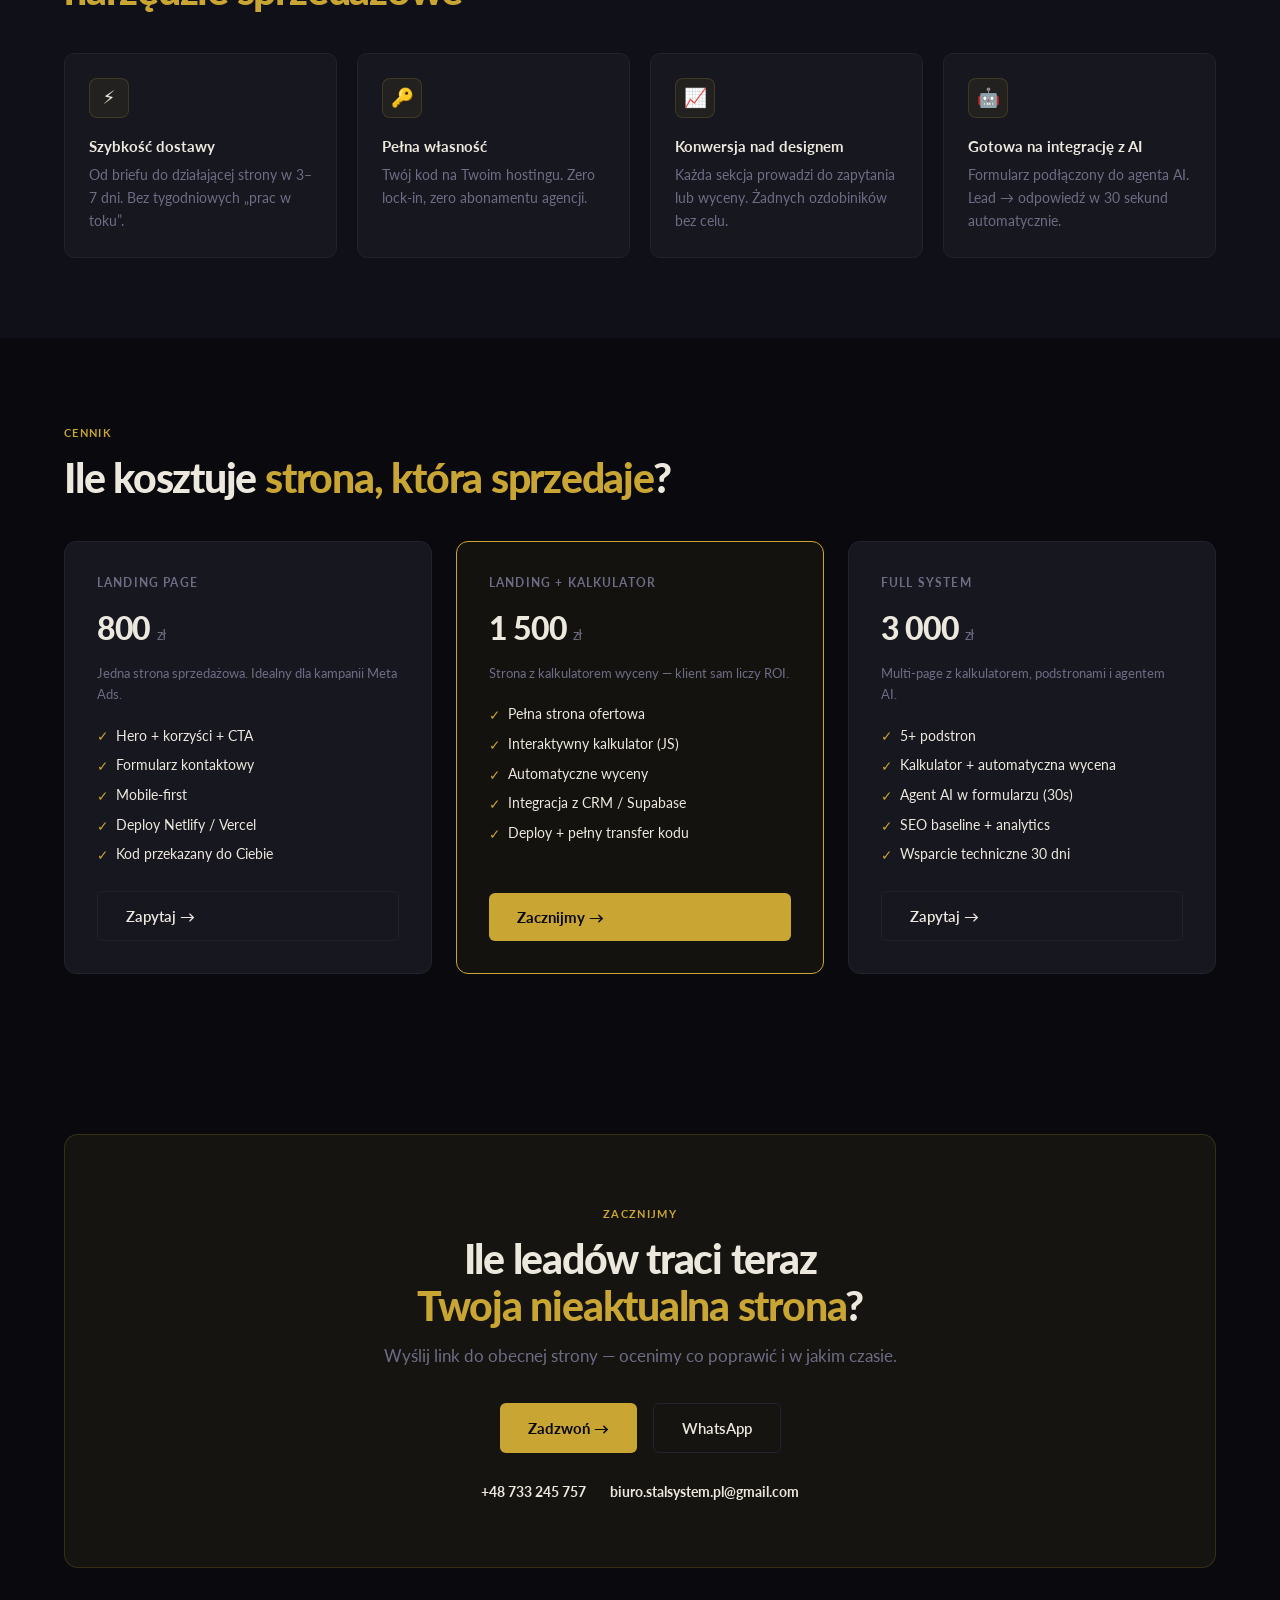
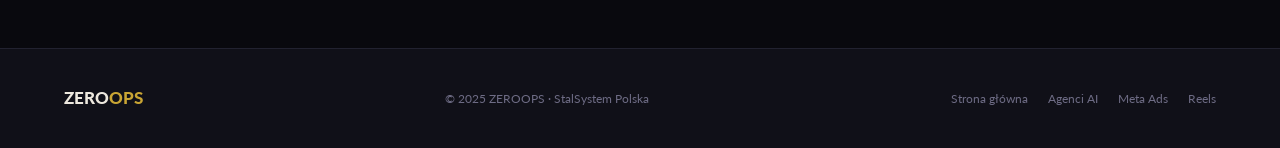
<file: strony.html>
<!DOCTYPE html>
<html lang="pl">
<head>
<meta charset="UTF-8">
<meta name="viewport" content="width=device-width,initial-scale=1">
<title>Strony Internetowe — ZEROOPS</title>
<meta name="description" content="Landing pages, kalkulatory i strony sprzedażowe. 3–7 dni od briefu do live. Pełna własność kodu i hostingu.">
<link rel="preconnect" href="https://fonts.googleapis.com">
<link rel="preconnect" href="https://fonts.gstatic.com" crossorigin>
<link href="https://fonts.googleapis.com/css2?family=Lato:ital,wght@0,400;0,700;0,900;1,400&display=swap" rel="stylesheet">
<link rel="stylesheet" href="./style.css">
</head>
<body>
<div id="sp"></div>
<nav id="nav">
  <a class="logo" href="./index.html">ZERO<span>OPS</span></a>
  <div class="nav-links">
    <a href="./agenci.html">Agenci AI</a>
    <a href="./targeting.html">Meta Ads</a>
    <a href="./strony.html" class="active">Strony</a>
    <a href="./reels.html">Reels</a>
    <a class="nav-cta" href="#kontakt">Kontakt →</a>
  </div>
</nav>
<section class="hero">
  <div class="badge"><span class="dot"></span>Strony Internetowe</div>
  <h1>Strony, które <em>sprzedają</em> — nie tylko wyglądają ładnie</h1>
  <p class="sub">Landing pages, kalkulatory i systemy wycen. Twój kod, Twój hosting — pełna własność. 3–7 dni od briefu do live.</p>
  <div class="hero-btns"><a class="btn-g" href="#kontakt">Zapytaj o wycenę →</a><a class="btn-o" href="#realizacje">Zobacz realizacje</a></div>
  <div class="hero-trust">
    <div class="trust-item"><strong>3–7 dni</strong> od briefu do działającej strony</div>
    <div class="trust-item"><strong>Twój kod</strong> — full ownership</div>
    <div class="trust-item"><strong>Konwersja</strong> ponad design</div>
  </div>
</section>
<section class="section" id="realizacje">
  <div class="label">Portfolio</div>
  <h2>Strony, które już <em>działają w produkcji</em></h2>
  <div class="cases-grid">
    <div class="ccard rev"><span class="ctag">Landing Page · B2C · Ogrodzenia</span><h3>StalSystem Polska</h3><p>Strona ofertowa z formularzem wyceny podłączonym do agenta AI. Auto-deploy z GitHub na Netlify.</p><div class="cres">→ <a href="https://stalsystem-polska.netlify.app" target="_blank" rel="noopener" style="color:var(--gold);text-decoration:none">stalsystem-polska.netlify.app ↗</a></div></div>
    <div class="ccard rev"><span class="ctag">Kalkulator ROI · Solar</span><h3>Solar ROI Kalkulator</h3><p>Kalkulator zwrotu z inwestycji fotowoltaicznej. Klient wpisuje dane — system liczy ROI i generuje wycenę 24/7.</p><div class="cres">→ <a href="https://stalsystem-kalkulator.vercel.app" target="_blank" rel="noopener" style="color:var(--gold);text-decoration:none">stalsystem-kalkulator.vercel.app ↗</a></div></div>
    <div class="ccard rev"><span class="ctag">Agency Site · AI · B2B</span><h3>ZEROOPS</h3><p>Ta strona. Zbudowana w 3 dni. Dark+gold, multi-page, scroll animations, GitHub Pages auto-deploy.</p><div class="cres">→ Widzisz ją teraz</div></div>
  </div>
</section>
<section class="section alt">
  <div class="label">Co dostajesz</div>
  <h2>Więcej niż strona — <em>narzędzie sprzedażowe</em></h2>
  <div class="pain-grid">
    <div class="pcard rev"><div class="pico">⚡</div><h3>Szybkość dostawy</h3><p>Od briefu do działającej strony w 3–7 dni. Bez tygodniowych „prac w toku”.</p></div>
    <div class="pcard rev"><div class="pico">🔑</div><h3>Pełna własność</h3><p>Twój kod na Twoim hostingu. Zero lock-in, zero abonamentu agencji.</p></div>
    <div class="pcard rev"><div class="pico">📈</div><h3>Konwersja nad designem</h3><p>Każda sekcja prowadzi do zapytania lub wyceny. Żadnych ozdobiników bez celu.</p></div>
    <div class="pcard rev"><div class="pico">🤖</div><h3>Gotowa na integrację z AI</h3><p>Formularz podłączony do agenta AI. Lead → odpowiedź w 30 sekund automatycznie.</p></div>
  </div>
</section>
<section class="section" id="wycena">
  <div class="label">Cennik</div>
  <h2>Ile kosztuje <em>strona, która sprzedaje</em>?</h2>
  <div class="price-grid">
    <div class="prcard rev"><span class="prname">Landing Page</span><div class="pramt">800 <span class="mo">zł</span></div><p class="prdesc">Jedna strona sprzedażowa. Idealny dla kampanii Meta Ads.</p><ul class="prlist"><li>Hero + korzyści + CTA</li><li>Formularz kontaktowy</li><li>Mobile-first</li><li>Deploy Netlify / Vercel</li><li>Kod przekazany do Ciebie</li></ul><a class="btn-o" href="#kontakt">Zapytaj →</a></div>
    <div class="prcard feat rev"><span class="prname">Landing + Kalkulator</span><div class="pramt">1 500 <span class="mo">zł</span></div><p class="prdesc">Strona z kalkulatorem wyceny — klient sam liczy ROI.</p><ul class="prlist"><li>Pełna strona ofertowa</li><li>Interaktywny kalkulator (JS)</li><li>Automatyczne wyceny</li><li>Integracja z CRM / Supabase</li><li>Deploy + pełny transfer kodu</li></ul><a class="btn-g" href="#kontakt">Zacznijmy →</a></div>
    <div class="prcard rev"><span class="prname">Full System</span><div class="pramt">3 000 <span class="mo">zł</span></div><p class="prdesc">Multi-page z kalkulatorem, podstronami i agentem AI.</p><ul class="prlist"><li>5+ podstron</li><li>Kalkulator + automatyczna wycena</li><li>Agent AI w formularzu (30s)</li><li>SEO baseline + analytics</li><li>Wsparcie techniczne 30 dni</li></ul><a class="btn-o" href="#kontakt">Zapytaj →</a></div>
  </div>
</section>
<div class="cta-fin rev" id="kontakt">
  <div class="label">Zacznijmy</div>
  <h2>Ile leadów traci teraz <em>Twoja nieaktualna strona</em>?</h2>
  <p class="sub">Wyślij link do obecnej strony — ocenimy co poprawić i w jakim czasie.</p>
  <div class="cta-btns"><a class="btn-g" href="tel:+48733245757">Zadzwoń →</a><a class="btn-o" href="https://wa.me/48733245757">WhatsApp</a></div>
  <div class="cinfo"><a href="tel:+48733245757"><strong>+48 733 245 757</strong></a><a href="mailto:biuro.stalsystem.pl@gmail.com"><strong>biuro.stalsystem.pl@gmail.com</strong></a></div>
</div>
<footer><div class="flogo">ZERO<span>OPS</span></div><p class="fcopy">&copy; 2025 ZEROOPS · StalSystem Polska</p><div class="flinks"><a href="./index.html">Strona główna</a><a href="./agenci.html">Agenci AI</a><a href="./targeting.html">Meta Ads</a><a href="./reels.html">Reels</a></div></footer>
<script>
const sp=document.getElementById('sp');
window.addEventListener('scroll',()=>{
  sp.style.width=Math.min(window.scrollY/(document.body.scrollHeight-window.innerHeight)*100,100)+'%';
  document.getElementById('nav').classList.toggle('shadow',window.scrollY>20);
},{passive:true});
const ro=new IntersectionObserver(es=>es.forEach(e=>{if(e.isIntersecting){e.target.classList.add('on');ro.unobserve(e.target)}}),{threshold:.1,rootMargin:'0px 0px -36px 0px'});
document.querySelectorAll('.rev').forEach(el=>ro.observe(el));
</script>
</body>
</html>
</file>
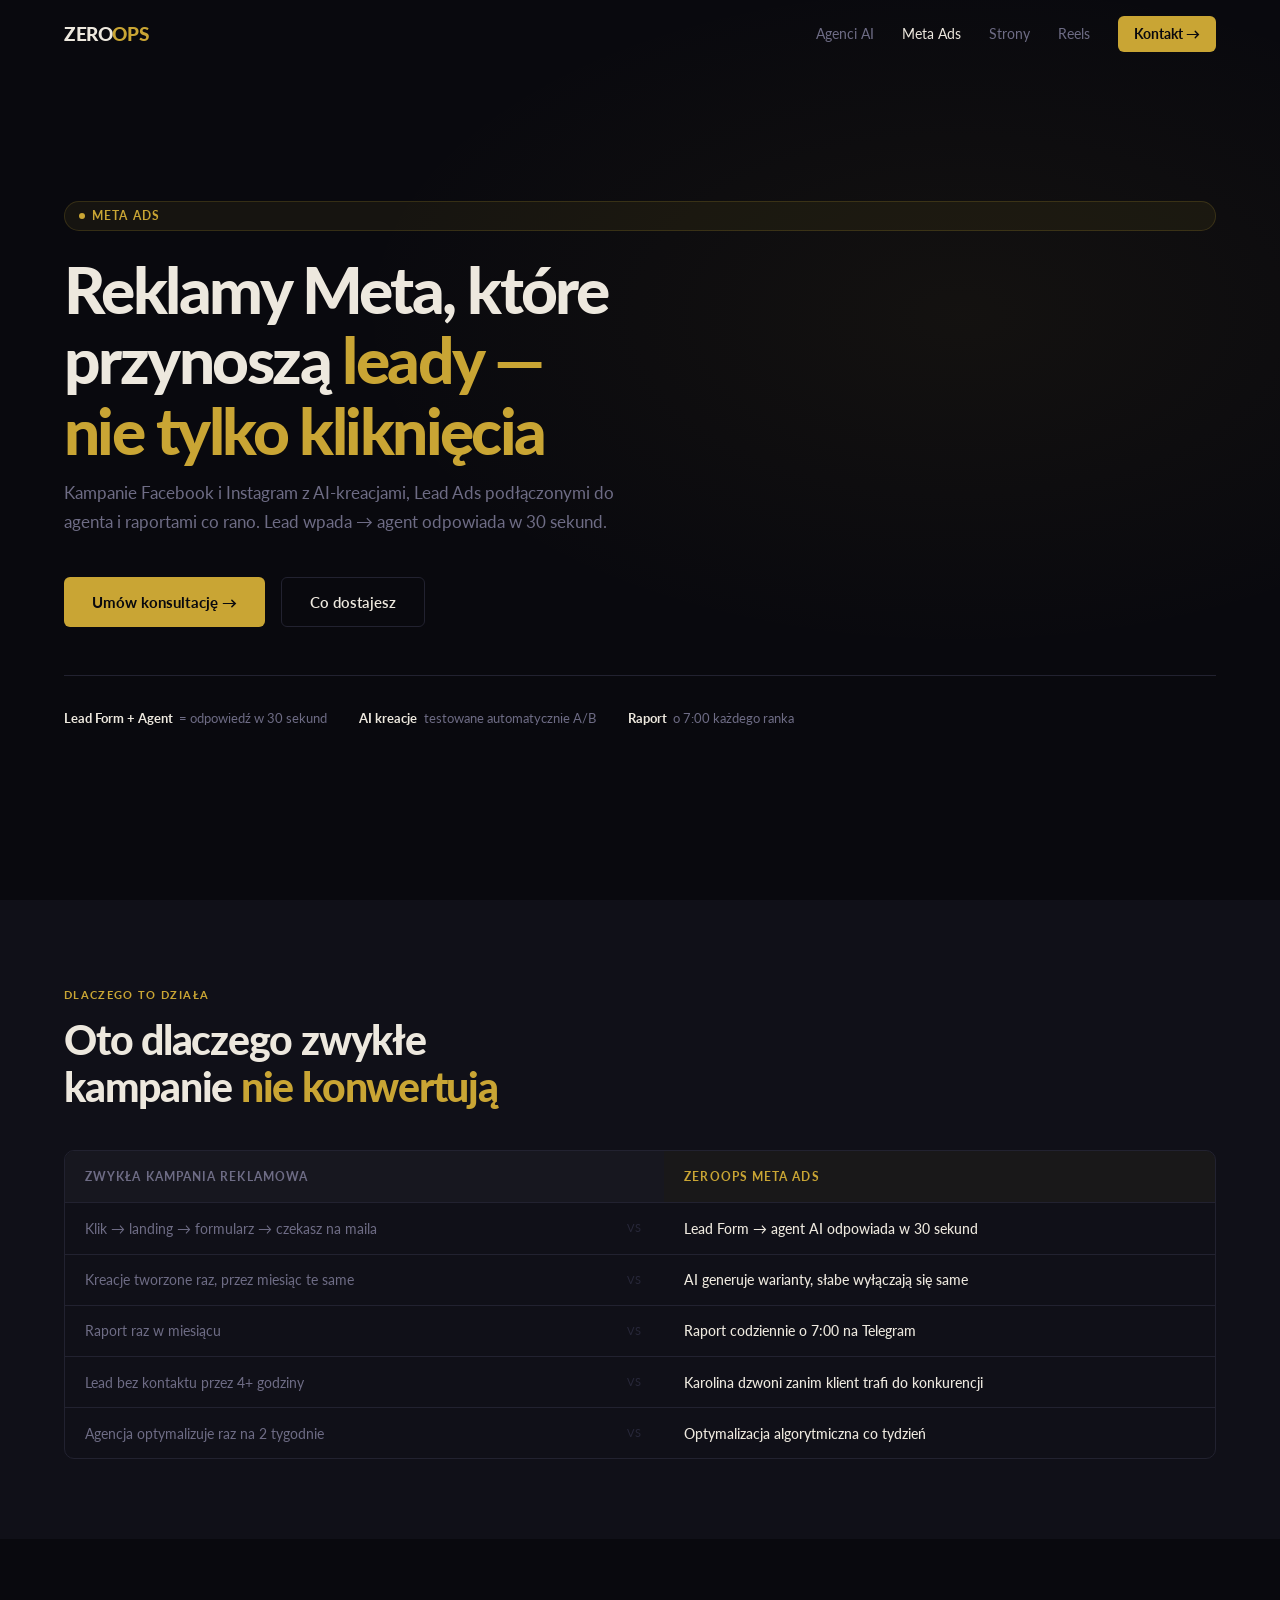
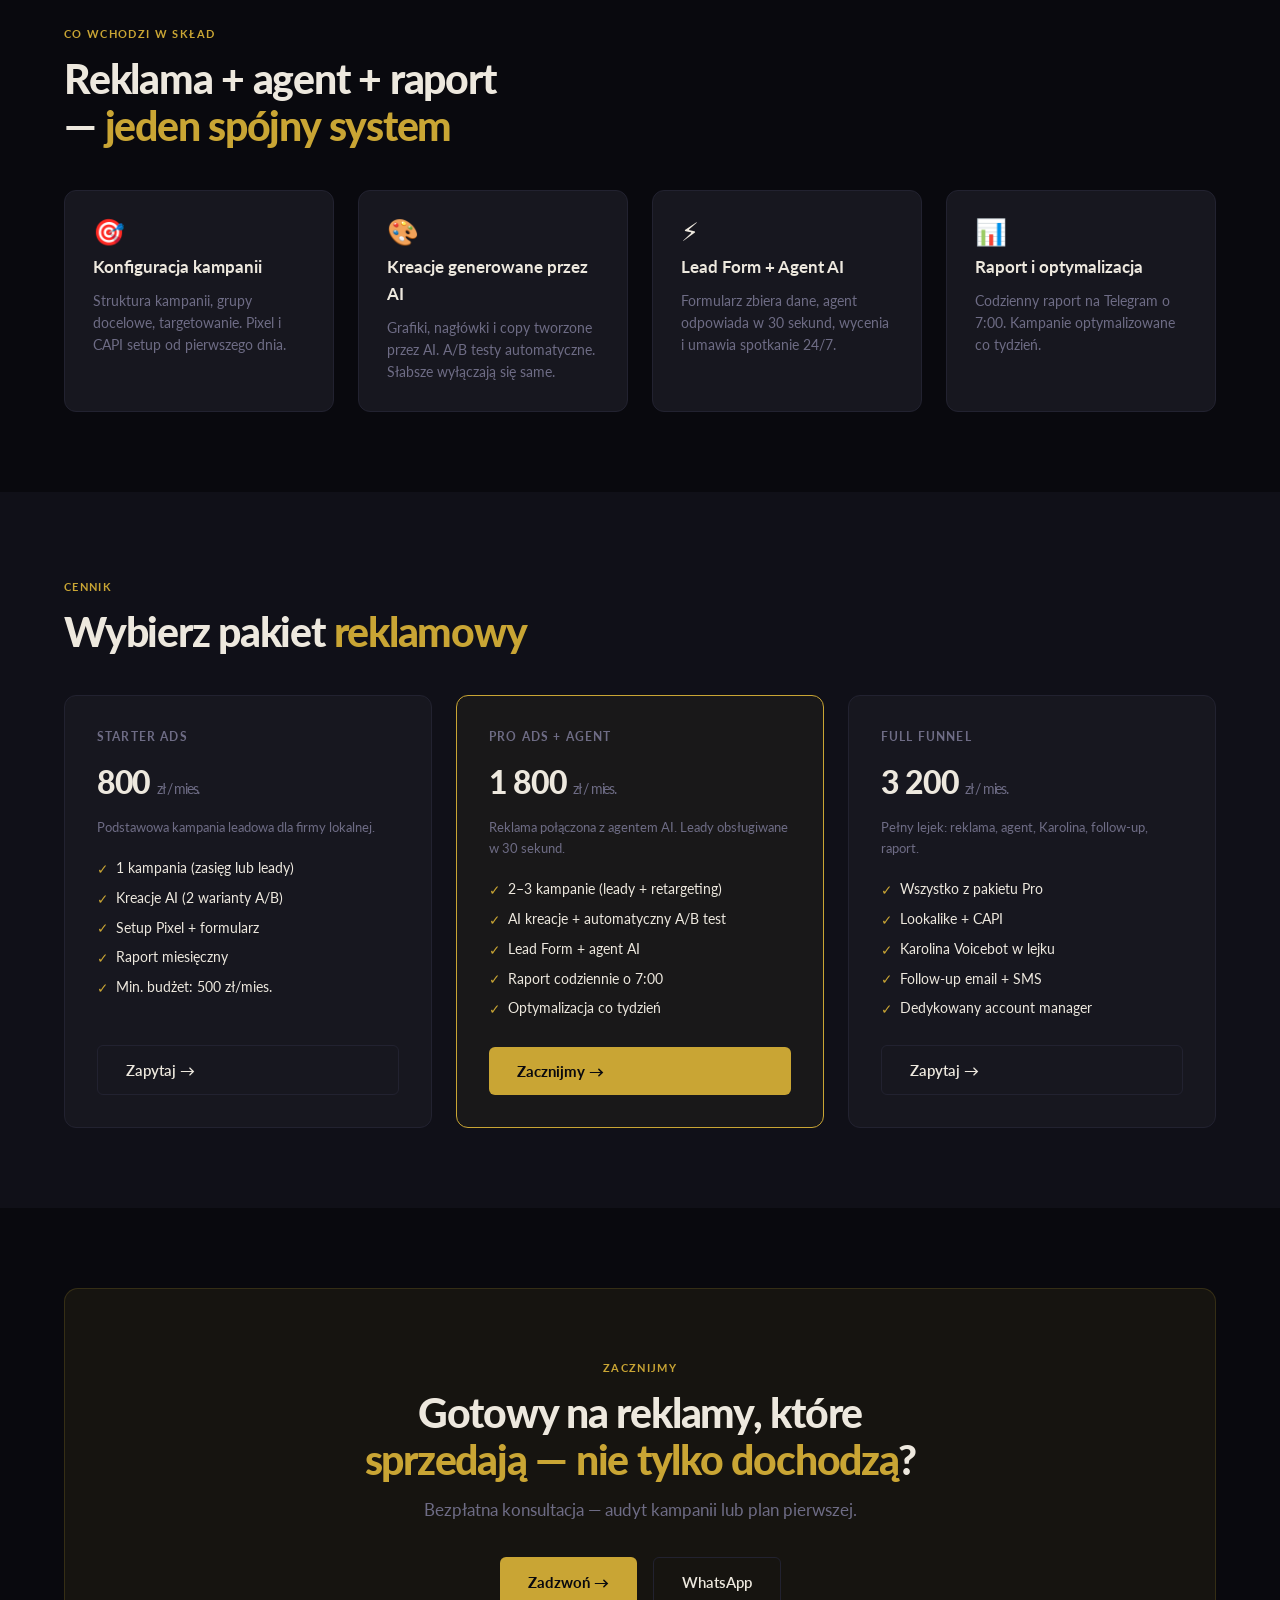
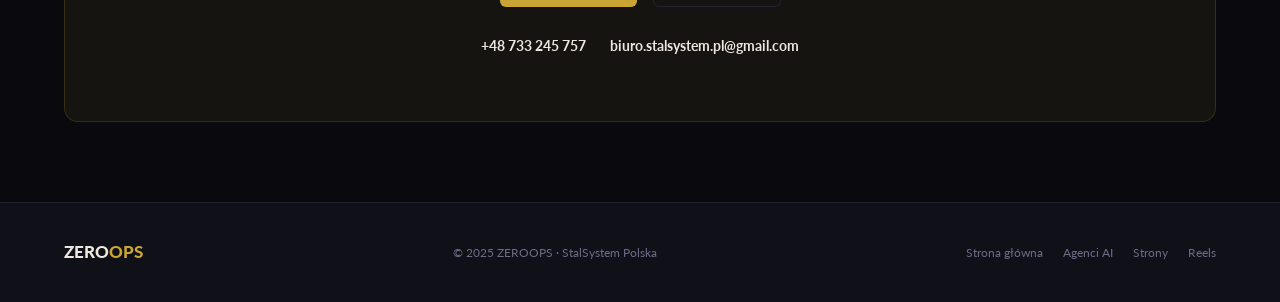
<file: targeting.html>
<!DOCTYPE html>
<html lang="pl">
<head>
<meta charset="UTF-8">
<meta name="viewport" content="width=device-width,initial-scale=1">
<title>Meta Ads — ZEROOPS</title>
<meta name="description" content="Kampanie Meta Ads z AI-kreacjami i lead forms połączonymi z agentem AI. Lead = odpowiedź w 30 sekund.">
<link rel="preconnect" href="https://fonts.googleapis.com">
<link rel="preconnect" href="https://fonts.gstatic.com" crossorigin>
<link href="https://fonts.googleapis.com/css2?family=Lato:ital,wght@0,400;0,700;0,900;1,400&display=swap" rel="stylesheet">
<link rel="stylesheet" href="./style.css">
</head>
<body>
<div id="sp"></div>
<nav id="nav">
  <a class="logo" href="./index.html">ZERO<span>OPS</span></a>
  <div class="nav-links">
    <a href="./agenci.html">Agenci AI</a>
    <a href="./targeting.html" class="active">Meta Ads</a>
    <a href="./strony.html">Strony</a>
    <a href="./reels.html">Reels</a>
    <a class="nav-cta" href="#kontakt">Kontakt →</a>
  </div>
</nav>
<section class="hero">
  <div class="badge"><span class="dot"></span>Meta Ads</div>
  <h1>Reklamy Meta, które przynoszą <em>leady — nie tylko kliknięcia</em></h1>
  <p class="sub">Kampanie Facebook i Instagram z AI-kreacjami, Lead Ads podłączonymi do agenta i raportami co rano. Lead wpada → agent odpowiada w 30 sekund.</p>
  <div class="hero-btns"><a class="btn-g" href="#kontakt">Umów konsultację →</a><a class="btn-o" href="#uslugi">Co dostajesz</a></div>
  <div class="hero-trust">
    <div class="trust-item"><strong>Lead Form + Agent</strong> = odpowiedź w 30 sekund</div>
    <div class="trust-item"><strong>AI kreacje</strong> testowane automatycznie A/B</div>
    <div class="trust-item"><strong>Raport</strong> o 7:00 każdego ranka</div>
  </div>
</section>
<section class="section alt">
  <div class="label">Dlaczego to działa</div>
  <h2>Oto dlaczego zwykłe kampanie <em>nie konwertują</em></h2>
  <div class="cmp-wrap rev">
    <table class="cmp">
      <thead><tr><th>Zwykła kampania reklamowa</th><th class="vs"></th><th class="gth">ZEROOPS Meta Ads</th></tr></thead>
      <tbody>
        <tr><td class="old">Klik → landing → formularz → czekasz na maila</td><td class="vs">vs</td><td class="new">Lead Form → agent AI odpowiada w 30 sekund</td></tr>
        <tr><td class="old">Kreacje tworzone raz, przez miesiąc te same</td><td class="vs">vs</td><td class="new">AI generuje warianty, słabe wyłączają się same</td></tr>
        <tr><td class="old">Raport raz w miesiącu</td><td class="vs">vs</td><td class="new">Raport codziennie o 7:00 na Telegram</td></tr>
        <tr><td class="old">Lead bez kontaktu przez 4+ godziny</td><td class="vs">vs</td><td class="new">Karolina dzwoni zanim klient trafi do konkurencji</td></tr>
        <tr><td class="old">Agencja optymalizuje raz na 2 tygodnie</td><td class="vs">vs</td><td class="new">Optymalizacja algorytmiczna co tydzień</td></tr>
      </tbody>
    </table>
  </div>
</section>
<section class="section" id="uslugi">
  <div class="label">Co wchodzi w skład</div>
  <h2>Reklama + agent + raport — <em>jeden spójny system</em></h2>
  <div class="srv-grid">
    <div class="scard rev" style="cursor:default"><div class="sico">🎯</div><h3>Konfiguracja kampanii</h3><p>Struktura kampanii, grupy docelowe, targetowanie. Pixel i CAPI setup od pierwszego dnia.</p></div>
    <div class="scard rev" style="cursor:default"><div class="sico">🎨</div><h3>Kreacje generowane przez AI</h3><p>Grafiki, nagłówki i copy tworzone przez AI. A/B testy automatyczne. Słabsze wyłączają się same.</p></div>
    <div class="scard rev" style="cursor:default"><div class="sico">⚡</div><h3>Lead Form + Agent AI</h3><p>Formularz zbiera dane, agent odpowiada w 30 sekund, wycenia i umawia spotkanie 24/7.</p></div>
    <div class="scard rev" style="cursor:default"><div class="sico">📊</div><h3>Raport i optymalizacja</h3><p>Codzienny raport na Telegram o 7:00. Kampanie optymalizowane co tydzień.</p></div>
  </div>
</section>
<section class="section alt" id="wycena">
  <div class="label">Cennik</div>
  <h2>Wybierz pakiet <em>reklamowy</em></h2>
  <div class="price-grid">
    <div class="prcard rev"><span class="prname">Starter Ads</span><div class="pramt">800 <span class="mo">zł / mies.</span></div><p class="prdesc">Podstawowa kampania leadowa dla firmy lokalnej.</p><ul class="prlist"><li>1 kampania (zasięg lub leady)</li><li>Kreacje AI (2 warianty A/B)</li><li>Setup Pixel + formularz</li><li>Raport miesięczny</li><li>Min. budżet: 500 zł/mies.</li></ul><a class="btn-o" href="#kontakt">Zapytaj →</a></div>
    <div class="prcard feat rev"><span class="prname">Pro Ads + Agent</span><div class="pramt">1 800 <span class="mo">zł / mies.</span></div><p class="prdesc">Reklama połączona z agentem AI. Leady obsługiwane w 30 sekund.</p><ul class="prlist"><li>2–3 kampanie (leady + retargeting)</li><li>AI kreacje + automatyczny A/B test</li><li>Lead Form + agent AI</li><li>Raport codziennie o 7:00</li><li>Optymalizacja co tydzień</li></ul><a class="btn-g" href="#kontakt">Zacznijmy →</a></div>
    <div class="prcard rev"><span class="prname">Full Funnel</span><div class="pramt">3 200 <span class="mo">zł / mies.</span></div><p class="prdesc">Pełny lejek: reklama, agent, Karolina, follow-up, raport.</p><ul class="prlist"><li>Wszystko z pakietu Pro</li><li>Lookalike + CAPI</li><li>Karolina Voicebot w lejku</li><li>Follow-up email + SMS</li><li>Dedykowany account manager</li></ul><a class="btn-o" href="#kontakt">Zapytaj →</a></div>
  </div>
</section>
<div class="cta-fin rev" id="kontakt">
  <div class="label">Zacznijmy</div>
  <h2>Gotowy na reklamy, które <em>sprzedają — nie tylko dochodzą</em>?</h2>
  <p class="sub">Bezpłatna konsultacja — audyt kampanii lub plan pierwszej.</p>
  <div class="cta-btns"><a class="btn-g" href="tel:+48733245757">Zadzwoń →</a><a class="btn-o" href="https://wa.me/48733245757">WhatsApp</a></div>
  <div class="cinfo"><a href="tel:+48733245757"><strong>+48 733 245 757</strong></a><a href="mailto:biuro.stalsystem.pl@gmail.com"><strong>biuro.stalsystem.pl@gmail.com</strong></a></div>
</div>
<footer><div class="flogo">ZERO<span>OPS</span></div><p class="fcopy">&copy; 2025 ZEROOPS · StalSystem Polska</p><div class="flinks"><a href="./index.html">Strona główna</a><a href="./agenci.html">Agenci AI</a><a href="./strony.html">Strony</a><a href="./reels.html">Reels</a></div></footer>
<script>
const sp=document.getElementById('sp');
window.addEventListener('scroll',()=>{
  sp.style.width=Math.min(window.scrollY/(document.body.scrollHeight-window.innerHeight)*100,100)+'%';
  document.getElementById('nav').classList.toggle('shadow',window.scrollY>20);
},{passive:true});
const ro=new IntersectionObserver(es=>es.forEach(e=>{if(e.isIntersecting){e.target.classList.add('on');ro.unobserve(e.target)}}),{threshold:.1,rootMargin:'0px 0px -36px 0px'});
document.querySelectorAll('.rev').forEach(el=>ro.observe(el));
</script>
</body>
</html>
</file>
<file: style.css>
*,*::before,*::after{box-sizing:border-box;margin:0;padding:0}
:root{--bg:#09090E;--bg-s:#101018;--bg-m:#17171F;--brd:#222230;--gold:#C9A534;--gold-d:#A8882A;--gold-g:rgba(201,165,52,.07);--gold-b:rgba(201,165,52,.18);--text:#EDE8DE;--muted:#6E6C85;--dim:#28283A;--r:6px;--f:'Lato',system-ui,-apple-system,sans-serif}
html{scroll-behavior:smooth}
body{background:var(--bg);color:var(--text);font-family:var(--f);line-height:1.6;-webkit-font-smoothing:antialiased;overflow-x:hidden}
#sp{position:fixed;top:0;left:0;height:2px;background:var(--gold);width:0;z-index:1001;pointer-events:none;transition:width .08s linear}
nav{position:fixed;top:2px;left:0;right:0;z-index:900;display:flex;align-items:center;justify-content:space-between;padding:0 clamp(1.25rem,5%,5rem);height:64px;transition:background .3s,box-shadow .3s}
nav.shadow{background:rgba(9,9,14,.94);backdrop-filter:blur(16px);-webkit-backdrop-filter:blur(16px);box-shadow:0 1px 0 var(--brd)}
.logo{font-size:1.2rem;font-weight:900;color:var(--text);text-decoration:none;letter-spacing:-.02em}
.logo span{color:var(--gold)}
.nav-links{display:flex;align-items:center;gap:1.75rem}
.nav-links a{color:var(--muted);text-decoration:none;font-size:.88rem;transition:color .2s}
.nav-links a:hover,.nav-links a.active{color:var(--text)}
.nav-cta{background:var(--gold)!important;color:#09090E!important;padding:.4rem 1rem;border-radius:var(--r);font-weight:700}
.nav-cta:hover{background:var(--gold-d)!important;transform:translateY(-1px)}
.badge{display:inline-flex;align-items:center;gap:.45rem;background:var(--gold-g);border:1px solid var(--gold-b);border-radius:999px;padding:.3rem .85rem;font-size:.72rem;font-weight:700;color:var(--gold);letter-spacing:.1em;text-transform:uppercase;margin-bottom:1.5rem}
.dot{width:6px;height:6px;border-radius:50%;background:var(--gold);animation:pulse 2s infinite}
@keyframes pulse{0%,100%{opacity:1}50%{opacity:.4;transform:scale(.7)}}
.section{padding:80px clamp(1.25rem,5%,5rem)}
.section.alt{background:var(--bg-s)}
.label{display:inline-block;font-size:.7rem;font-weight:700;letter-spacing:.12em;text-transform:uppercase;color:var(--gold);margin-bottom:.75rem}
h1{font-size:clamp(2.2rem,5vw,4rem);font-weight:900;line-height:1.1;letter-spacing:-.04em;max-width:820px;text-wrap:balance}
h1 em{color:var(--gold);font-style:normal}
h2{font-size:clamp(1.7rem,3.2vw,2.6rem);font-weight:900;line-height:1.15;letter-spacing:-.03em;max-width:720px;text-wrap:balance}
h2 em{color:var(--gold);font-style:normal}
.sub{color:var(--muted);font-size:1.05rem;max-width:580px;margin-top:.75rem;line-height:1.75}
.btn-g{display:inline-flex;align-items:center;gap:.5rem;background:var(--gold);color:#09090E;padding:.75rem 1.75rem;border-radius:var(--r);font-weight:700;font-size:.95rem;text-decoration:none;transition:background .2s,transform .15s,box-shadow .2s;border:none;cursor:pointer}
.btn-g:hover{background:var(--gold-d);transform:translateY(-2px);box-shadow:0 8px 24px rgba(201,165,52,.28)}
.btn-o{display:inline-flex;align-items:center;gap:.5rem;border:1px solid var(--brd);color:var(--text);padding:.75rem 1.75rem;border-radius:var(--r);font-weight:600;font-size:.95rem;text-decoration:none;transition:border-color .2s,color .2s,transform .15s}
.btn-o:hover{border-color:var(--gold);color:var(--gold);transform:translateY(-2px)}
.hero{min-height:100svh;display:flex;flex-direction:column;justify-content:center;padding:110px clamp(1.25rem,5%,5rem) 80px;background:radial-gradient(ellipse 70% 55% at 75% 35%,rgba(201,165,52,.055) 0%,transparent 68%)}
.hero-btns{display:flex;flex-wrap:wrap;gap:1rem;margin-top:2.5rem}
.hero-trust{display:flex;flex-wrap:wrap;align-items:center;gap:2rem;margin-top:3rem;padding-top:2rem;border-top:1px solid var(--brd)}
.trust-item{display:flex;align-items:center;gap:.4rem;font-size:.83rem;color:var(--muted)}
.trust-item strong{color:var(--text)}
.stats{background:var(--bg-s);border-top:1px solid var(--brd);border-bottom:1px solid var(--brd);padding:48px clamp(1.25rem,5%,5rem)}
.stats-grid{display:grid;grid-template-columns:repeat(auto-fit,minmax(150px,1fr));gap:2rem;max-width:860px;text-align:center}
.stat-n{display:block;font-size:2.4rem;font-weight:900;color:var(--gold);letter-spacing:-.04em;font-variant-numeric:tabular-nums}
.stat-l{display:block;font-size:.75rem;color:var(--muted);text-transform:uppercase;letter-spacing:.08em;margin-top:.2rem}
.pain-grid{display:grid;grid-template-columns:repeat(auto-fit,minmax(250px,1fr));gap:1.25rem;margin-top:2.5rem}
.pcard{background:var(--bg-m);border:1px solid var(--brd);border-radius:10px;padding:1.5rem;transition:border-color .25s}
.pcard:hover{border-color:var(--gold-b)}
.pico{width:40px;height:40px;background:var(--gold-g);border:1px solid var(--gold-b);border-radius:8px;display:flex;align-items:center;justify-content:center;font-size:1.15rem;margin-bottom:1rem}
.pcard h3{font-size:.95rem;font-weight:700;margin-bottom:.4rem}
.pcard p{font-size:.87rem;color:var(--muted);line-height:1.65}
.cmp-wrap{overflow-x:auto;margin-top:2.5rem;border-radius:10px;border:1px solid var(--brd)}
.cmp{width:100%;border-collapse:collapse;min-width:540px}
.cmp th{background:var(--bg-m);padding:1rem 1.25rem;text-align:left;font-size:.75rem;letter-spacing:.09em;text-transform:uppercase;color:var(--muted);border-bottom:1px solid var(--brd)}
.cmp th.gth{color:var(--gold);background:rgba(201,165,52,.05)}
.cmp td{padding:.85rem 1.25rem;border-top:1px solid var(--brd);font-size:.9rem;vertical-align:middle}
.cmp td.old{color:var(--muted)}
.cmp td.new{color:var(--text);font-weight:500}
.cmp td.vs{text-align:center;color:var(--dim);font-size:.7rem;text-transform:uppercase;letter-spacing:.08em;background:var(--bg-s);width:60px}
.why-grid{display:grid;grid-template-columns:repeat(auto-fit,minmax(200px,1fr));gap:1.5rem;margin-top:2.5rem}
.wcard{background:var(--gold-g);border:1px solid var(--gold-b);border-radius:10px;padding:2rem 1.5rem;text-align:center}
.wnum{display:block;font-size:2.8rem;font-weight:900;color:var(--gold);letter-spacing:-.05em}
.wlbl{display:block;font-size:.85rem;color:var(--muted);margin-top:.4rem;line-height:1.5}
.srv-grid{display:grid;grid-template-columns:repeat(auto-fit,minmax(240px,1fr));gap:1.5rem;margin-top:2.5rem}
.scard{background:var(--bg-m);border:1px solid var(--brd);border-radius:12px;padding:1.75rem;text-decoration:none;color:var(--text);display:flex;flex-direction:column;gap:.6rem;transition:border-color .2s,transform .2s,box-shadow .2s}
.scard:hover{border-color:var(--gold);transform:translateY(-3px);box-shadow:0 8px 32px rgba(0,0,0,.3)}
.sico{font-size:1.6rem;line-height:1}
.scard h3{font-size:1.05rem;font-weight:700}
.scard p{font-size:.86rem;color:var(--muted);line-height:1.6;flex:1}
.sarr{color:var(--gold);font-size:.9rem;margin-top:.25rem}
.cases-grid{display:grid;grid-template-columns:repeat(auto-fit,minmax(270px,1fr));gap:1.5rem;margin-top:2.5rem}
.ccard{background:var(--bg-m);border:1px solid var(--brd);border-radius:10px;padding:1.75rem;transition:border-color .25s}
.ccard:hover{border-color:var(--gold-b)}
.ctag{display:block;font-size:.7rem;font-weight:700;letter-spacing:.1em;text-transform:uppercase;color:var(--gold);margin-bottom:.65rem}
.ccard h3{font-size:.95rem;font-weight:700;margin-bottom:.4rem}
.ccard p{font-size:.86rem;color:var(--muted);line-height:1.6;margin-bottom:.9rem}
.cres{font-size:.86rem;color:var(--gold);font-weight:600}
.proc{display:grid;grid-template-columns:repeat(auto-fit,minmax(190px,1fr));gap:2rem;margin-top:2.5rem}
.pstep{text-align:center}
.pnum{width:46px;height:46px;border-radius:50%;background:var(--gold-g);border:2px solid var(--gold-b);display:flex;align-items:center;justify-content:center;font-size:.95rem;font-weight:900;color:var(--gold);margin:0 auto 1rem}
.pstep h3{font-size:.92rem;font-weight:700;margin-bottom:.35rem}
.pstep p{font-size:.83rem;color:var(--muted);line-height:1.6}
.obj-grid{display:grid;grid-template-columns:repeat(auto-fit,minmax(290px,1fr));gap:1.25rem;margin-top:2.5rem}
.ocard{background:var(--bg-m);border:1px solid var(--brd);border-radius:10px;padding:1.5rem}
.oq{font-size:.92rem;font-weight:700;margin-bottom:.4rem}
.oa{font-size:.87rem;color:var(--muted);line-height:1.65}
.price-grid{display:grid;grid-template-columns:repeat(auto-fit,minmax(230px,1fr));gap:1.5rem;margin-top:2.5rem}
.prcard{background:var(--bg-m);border:1px solid var(--brd);border-radius:12px;padding:2rem;display:flex;flex-direction:column}
.prcard.feat{border-color:var(--gold);background:rgba(201,165,52,.05)}
.prname{display:block;font-size:.72rem;font-weight:700;letter-spacing:.1em;text-transform:uppercase;color:var(--muted);margin-bottom:.6rem}
.pramt{font-size:2rem;font-weight:900;letter-spacing:-.04em;font-variant-numeric:tabular-nums}
.pramt .mo{font-size:.9rem;font-weight:400;color:var(--muted)}
.prdesc{font-size:.83rem;color:var(--muted);margin:.6rem 0 1.25rem;line-height:1.6}
.prlist{list-style:none;display:flex;flex-direction:column;gap:.45rem;margin-bottom:1.5rem;flex:1}
.prlist li{font-size:.85rem;display:flex;align-items:flex-start;gap:.45rem}
.prlist li::before{content:"\2713";color:var(--gold);font-weight:700;flex-shrink:0;margin-top:.05rem}
.cta-fin{background:var(--gold-g);border:1px solid var(--gold-b);border-radius:14px;padding:4rem clamp(1.25rem,5%,4rem);text-align:center;margin:80px clamp(1.25rem,5%,5rem)}
.cta-fin h2{max-width:600px;margin:0 auto .75rem}
.cta-fin .sub{margin:0 auto 2rem}
.cta-btns{display:flex;flex-wrap:wrap;justify-content:center;gap:1rem}
.cinfo{display:flex;flex-wrap:wrap;justify-content:center;gap:1.5rem;margin-top:1.75rem}
.cinfo a{display:flex;align-items:center;gap:.4rem;color:var(--muted);font-size:.87rem;text-decoration:none;transition:color .2s}
.cinfo a:hover{color:var(--gold)}
.cinfo a strong{color:var(--text)}
.cinfo span{font-size:.87rem;color:var(--muted)}
footer{background:var(--bg-s);border-top:1px solid var(--brd);padding:36px clamp(1.25rem,5%,5rem);display:flex;flex-wrap:wrap;align-items:center;justify-content:space-between;gap:1.25rem}
.flogo{font-size:1.05rem;font-weight:900;color:var(--text)}
.flogo span{color:var(--gold)}
.fcopy{font-size:.77rem;color:var(--muted)}
.flinks{display:flex;flex-wrap:wrap;gap:1.25rem}
.flinks a{font-size:.77rem;color:var(--muted);text-decoration:none;transition:color .2s}
.flinks a:hover{color:var(--text)}
.rev{opacity:0;transform:translateY(26px);transition:opacity .55s ease,transform .55s ease}
.rev.on{opacity:1;transform:none}
@media(max-width:768px){.nav-links{display:none}.section{padding:60px clamp(1rem,4%,2rem)}.stats{padding:40px clamp(1rem,4%,2rem)}.cta-fin{margin:60px clamp(1rem,4%,2rem);padding:2.5rem 1.5rem}.hero{padding:100px clamp(1rem,4%,2rem) 60px}}
@media(max-width:480px){.hero{padding:90px 1rem 50px}.proc{grid-template-columns:1fr 1fr}.cta-btns{flex-direction:column;align-items:center}}
</file>
